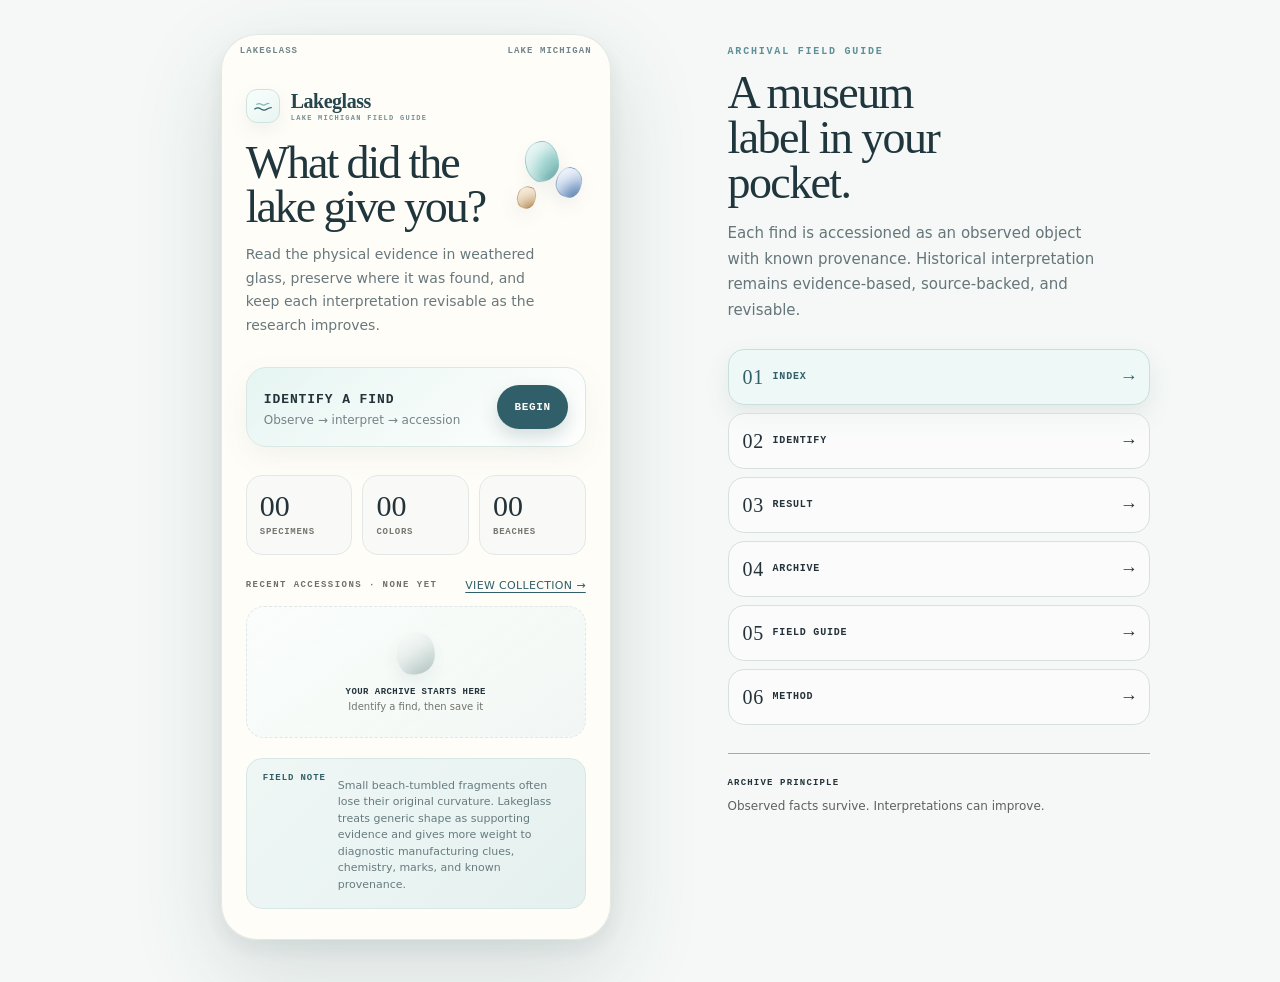
<file: index.html>
<!doctype html>
<html lang="en">
<head>
<meta charset="utf-8">
<meta name="viewport" content="width=device-width,initial-scale=1,viewport-fit=cover">
<meta name="theme-color" content="#f5f8f6">
<meta name="description" content="Lakeglass — a Lake Michigan beach glass field guide and personal specimen archive.">
<meta name="apple-mobile-web-app-capable" content="yes">
<meta name="apple-mobile-web-app-status-bar-style" content="default">
<meta name="apple-mobile-web-app-title" content="Lakeglass">
<title>Lakeglass — Lake Michigan Field Guide</title>
<link rel="manifest" href="manifest.webmanifest">
<link rel="apple-touch-icon" href="icons/apple-touch-icon.png">
<link rel="icon" type="image/png" sizes="32x32" href="icons/favicon-32.png">
<link rel="stylesheet" href="styles.css">
<link rel="stylesheet" href="archive.css">
<style>
#v5boot{min-height:100dvh;display:grid;place-items:center;padding:28px;background:#fffdf8;color:#29454c;font-family:-apple-system,BlinkMacSystemFont,"Segoe UI",sans-serif}
.v5card{width:min(520px,100%);padding:24px;border:1px solid #d8e1df;border-radius:20px;background:#fff;box-shadow:0 12px 40px rgba(41,69,76,.08)}
.v5card h1{font-family:"Iowan Old Style",Palatino,Georgia,serif;font-size:34px;font-weight:500;margin:0 0 10px}
.v5card p{line-height:1.55;color:#677a7f}.v5card a{display:block;margin-top:12px;border-radius:999px;padding:13px 16px;text-align:center;text-decoration:none;background:#315f69;color:#fff}
.v5-source-note{margin:10px 0 18px;padding:10px 12px;border:1px solid #d8e1df;border-radius:12px;background:#f2f7f5;color:#536b71;font:12px/1.45 ui-monospace,SFMono-Regular,Menlo,monospace}
</style>
</head>
<body>
<div id="v5boot"><div class="v5card"><h1>Opening Lakeglass…</h1><p id="v5msg">Preparing your on-device archive.</p></div></div>
<script src="main-boot.js?v=1" defer></script>
</body>
</html>
</file>
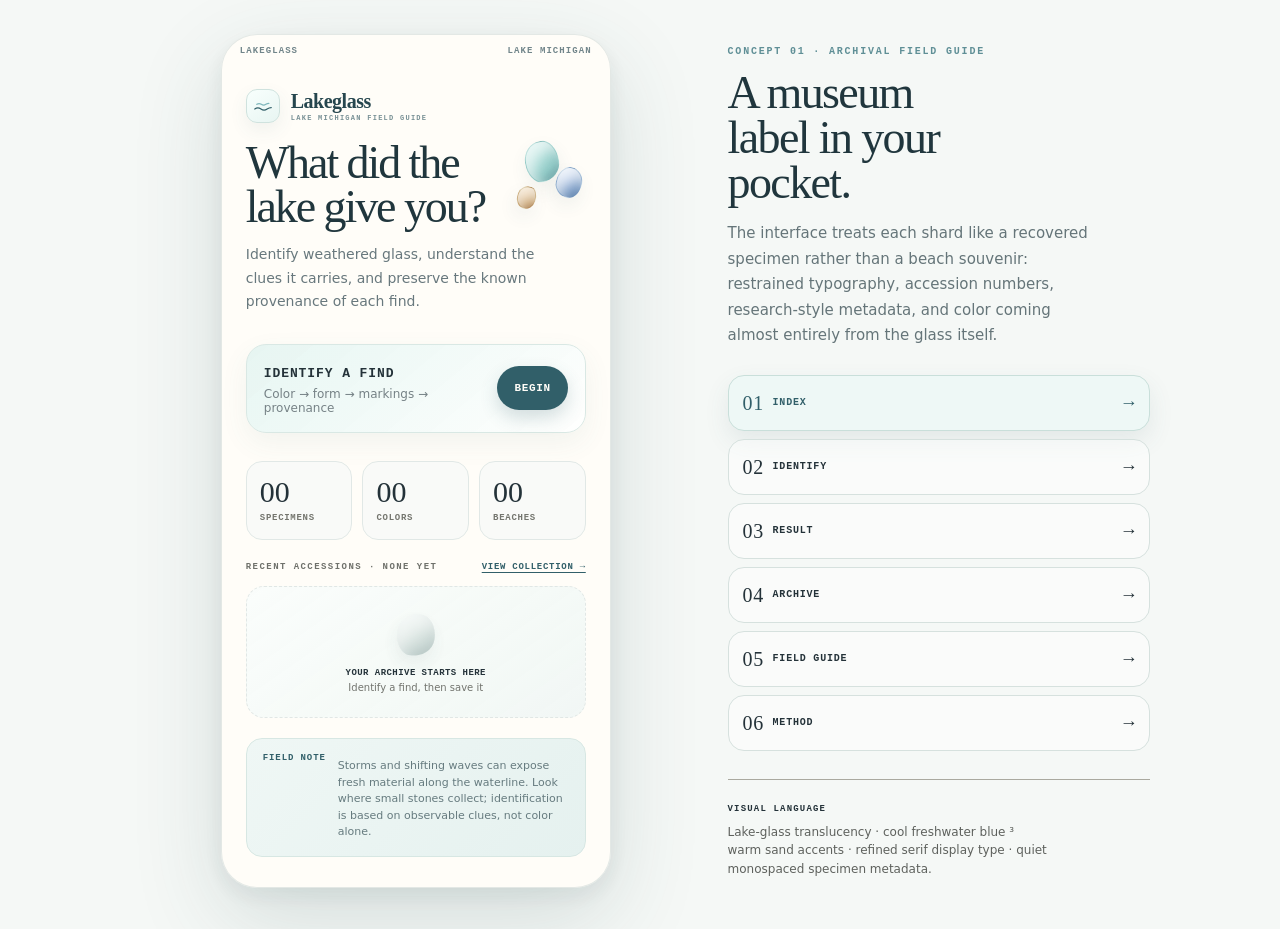
<file: legacy.html>
<!DOCTYPE html>
<html lang="en">
<head>
  <meta charset="utf-8">
  <meta name="viewport" content="width=device-width, initial-scale=1, viewport-fit=cover">
  <meta name="theme-color" content="#f5f8f6">
  <meta name="description" content="Lakeglass — a Lake Michigan beach glass field guide and personal specimen archive.">
  <meta name="apple-mobile-web-app-capable" content="yes">
  <meta name="apple-mobile-web-app-status-bar-style" content="default">
  <meta name="apple-mobile-web-app-title" content="Lakeglass">
  <title>Lakeglass — Legacy Archive Reader</title>
  <link rel="manifest" href="manifest.webmanifest">
  <link rel="apple-touch-icon" href="icons/apple-touch-icon.png">
  <link rel="icon" type="image/png" sizes="32x32" href="icons/favicon-32.png">
  <link rel="stylesheet" href="styles.css">
</head>
<body>
<div id="lake-glass-mockup" class="lg-root">

  <div class="frame">
    <div class="phone" aria-live="polite">
      <div class="status"><span>LAKEGLASS</span><span>LAKE MICHIGAN</span></div>

      <section class="screen active" data-screen="home">
        <div class="brand-lockup">
          <div class="brand-mark" aria-hidden="true">
            <svg viewBox="0 0 24 24" fill="none"><path d="M3 15.25c2.25-1.55 4.5-1.55 6.75 0s4.5 1.55 6.75 0 4.5-1.55 4.5-1.55" stroke="#315f69" stroke-width="1.35" stroke-linecap="round"/><path d="M5.25 10.2c1.65-1.15 3.3-1.15 4.95 0s3.3 1.15 4.95 0 3.3-1.15 3.3-1.15" stroke="#7fb7bc" stroke-width="1.35" stroke-linecap="round"/></svg>
          </div>
          <div><div class="brand-wordmark"><strong>Lakeglass</strong></div><div class="brand-subtitle">Lake Michigan Field Guide</div></div>
        </div>
        <div class="hero-title-wrap"><h1>What did the<br>lake give you?</h1><span class="hero-glass-cluster" aria-hidden="true"><i></i><i></i><i></i></span></div>
        <p class="lede">Identify weathered glass, understand the clues it carries, and preserve the known provenance of each find.</p>

        <div class="hero-find">
          <div><strong>Identify a find</strong><span>Color → form → markings → provenance</span></div>
          <button class="primary" type="button" data-go="identify">Begin</button>
        </div>

        <div class="metrics">
          <div class="metric"><b>42</b><span>Specimens</span></div>
          <div class="metric"><b>11</b><span>Colors</span></div>
          <div class="metric"><b>06</b><span>Beaches</span></div>
        </div>

        <div class="section-label">Recent accessions</div>
        <div class="find-strip">
          <div class="find-card"><div class="stone aqua"></div><b>Pale aqua</b><small>LM-042</small></div>
          <div class="find-card"><div class="stone amber"></div><b>Amber</b><small>LM-041</small></div>
          <div class="find-card"><div class="stone clear"></div><b>Clear / embossed</b><small>LM-040</small></div>
        </div>

        <div class="field-note"><b>Field note</b><p>Storms and shifting waves can expose fresh material along the waterline. Look where small stones collect; identification is based on observable clues, not color alone.</p></div>
      </section>

      <section class="screen" data-screen="identify">
        <button class="back" type="button" data-go="home">← Index</button>
        <div class="eyebrow">Field identification</div>
        <div class="progress"><i style="width:100%"></i></div>
        <div class="question">Tell us what the lake gave you.</div>
        <p class="hint">A few quick observations build a Lake Michigan-specific reading.</p>

        <div class="identify-group">
          <div class="group-label">01 · Shoreline</div>
          <div class="choice-list" data-group="region">
            <button class="choice selected" type="button" data-value="chicago">Chicago area<small>landfill shoreline, fire debris, World's Fair sites</small></button>
            <button class="choice" type="button" data-value="milwaukee">Milwaukee area<small>railroad-dump erosion, local glassworks</small></button>
            <button class="choice" type="button" data-value="michigan">Michigan shoreline<small>shipping debris, wrecks, slag glass</small></button>
            <button class="choice" type="button" data-value="unsure">Not sure<small>use general Lake Michigan sourcing</small></button>
          </div>
        </div>

        <div class="identify-group">
          <div class="group-label">02 · Color</div>
          <div class="swatches" id="colorChoices" role="group" aria-label="Glass color"></div>
        </div>

        <div class="identify-group">
          <div class="group-label">03 · Thickness</div>
          <div class="choice-list" data-group="thickness">
            <button class="choice selected" type="button" data-value="thin">Thin, like a bottle wall<small>about 2–4 mm</small></button>
            <button class="choice" type="button" data-value="medium">Medium<small>jar base, plate edge, heavier packaging</small></button>
            <button class="choice" type="button" data-value="thick">Thick or heavy chunk<small>bottle base, insulator, or slag candidate</small></button>
          </div>
        </div>

        <div class="identify-group">
          <div class="group-label">04 · Form</div>
          <div class="choice-list two" data-group="form">
            <button class="choice selected" type="button" data-value="curved">Curved wall<small>likely bottle or jar body</small></button>
            <button class="choice" type="button" data-value="flat">Flat fragment<small>window, plate, or flat-sided vessel</small></button>
            <button class="choice" type="button" data-value="rim">Rim or lip<small>high-value dating clue</small></button>
            <button class="choice" type="button" data-value="base">Base or heel<small>may preserve maker details</small></button>
            <button class="choice" type="button" data-value="neck">Neck<small>bottle-specific profile</small></button>
            <button class="choice" type="button" data-value="unknown">Hard to tell<small>keep the reading cautious</small></button>
          </div>
        </div>

        <div class="identify-group">
          <div class="group-label">05 · Opacity</div>
          <div class="choice-list two" data-group="opacity">
            <button class="choice selected" type="button" data-value="transparent">Transparent<small>light passes clearly through</small></button>
            <button class="choice" type="button" data-value="translucent">Translucent<small>light passes softly through</small></button>
            <button class="choice" type="button" data-value="opaque">Opaque<small>little or no light passes</small></button>
          </div>
        </div>

        <div class="identify-group">
          <div class="group-label">06 · Surface or markings</div>
          <div class="choice-list" data-group="mark">
            <button class="choice selected" type="button" data-value="smooth">Smooth and frosted<small>even weathering, no sharp facets</small></button>
            <button class="choice" type="button" data-value="letters">Raised letters or logo<small>often the strongest identification clue</small></button>
            <button class="choice" type="button" data-value="ripple">Wavy or rippled<small>may point to old window or plate glass</small></button>
            <button class="choice" type="button" data-value="rough">Still sharp or glossy<small>likely less time in the water</small></button>
          </div>
        </div>

        <div class="identify-group" id="diagnosticGroup" hidden>
          <div class="group-label">07 · Diagnostic clue</div>
          <div class="diagnostic-panel">
            <div class="diagnostic-question" id="diagnosticQuestion">One more clue can strengthen this reading.</div>
            <p class="diagnostic-help" id="diagnosticHelp">Choose the closest physical feature you can see.</p>
            <div class="choice-list" id="diagnosticChoices"></div>
          </div>
        </div>

        <div class="identify-group">
          <div class="group-label">08 · Known provenance</div>
          <div class="field-pair">
            <input class="text-field" id="foundAt" type="text" placeholder="Beach or shoreline" aria-label="Beach or shoreline">
            <input class="text-field" id="foundDate" type="date" aria-label="Date found">
          </div>
          <input class="text-field" id="collectorNote" type="text" placeholder="Optional note — e.g. after a storm" aria-label="Optional collector note" style="margin-top:9px">
          <p class="microcopy">These are recorded as known provenance. The app keeps them separate from inferred history.</p>
        </div>

        <div class="next-row"><button class="primary" type="button" id="analyzeBtn">Analyze specimen →</button></div>
      </section>

      <section class="screen" data-screen="result">
        <button class="back" type="button" data-go="identify">← Identification</button>
        <div class="eyebrow">Field reading</div>
        <div class="result-hero">
          <div class="result-stone" id="resultStone" aria-label="Illustrated beach glass specimen"></div>
          <div>
            <div class="specno" id="resultSpecNo">Lake Michigan specimen</div>
            <h2 id="resultName">Light Blue / Aqua</h2>
            <div class="date-range" id="resultRegion">Chicago · Lake Michigan</div>
            <div class="rarity10"><span>Occurrence</span><div class="track"><div class="fill" id="rarityFill" style="width:20%"></div></div><span id="rarityValue">2 / 10</span></div>
          </div>
        </div>

        <p class="result-summary" id="resultSummary">Likely an <em>aqua utility-bottle fragment</em>, softened by prolonged Lake Michigan tumbling.</p>

        <div class="pill-row">
          <span class="pill" id="rarityPill">Uncommon color</span>
          <span class="pill" id="shorePill">Chicago shoreline</span>
          <span class="pill" id="wearPill">Long-tumbled</span>
          <span class="pill" id="strengthPill">Strong match</span>
        </div>

        <div class="result-grid">
          <div class="data-cell"><small>Probable source</small><b id="originText">Bottle glass</b></div>
          <div class="data-cell"><small>Material clue</small><b id="thicknessText">Bottle-wall glass</b></div>
          <div class="data-cell"><small>Form clue</small><b id="formText">Curved wall</b></div>
          <div class="data-cell"><small>Opacity</small><b id="opacityText">Transparent</b></div>
          <div class="data-cell"><small>Wear & weathering</small><b id="markText">Long-tumbled surface</b></div>
          <div class="data-cell"><small>Diagnostic clue</small><b id="diagnosticText">No diagnostic feature recorded</b></div>
          <div class="data-cell"><small>Historical period</small><b id="periodText">Not enough evidence</b></div>
          <div class="data-cell"><small>Local note</small><b id="regionalClue">Chicago shoreline context</b></div>
        </div>

        <div class="intel-section">
          <div class="intel-title"><span>Specimen ratings</span></div>
          <div class="rating-row"><span class="rating-label">Color occurrence</span><span class="rating-track"><i id="colorRating" style="width:20%"></i></span><span class="rating-value" id="colorRatingValue">2 / 10</span></div>
          <div class="rating-row"><span class="rating-label">Form rarity</span><span class="rating-track"><i id="formRating" style="width:30%"></i></span><span class="rating-value" id="formRatingValue">3 / 10</span></div>
          <div class="rating-row"><span class="rating-label">Historical interest</span><span class="rating-track"><i id="historyRating" style="width:40%"></i></span><span class="rating-value" id="historyRatingValue">4 / 10</span></div>
        </div>

        <div class="intel-section">
          <div class="intel-title"><span>Known provenance</span><span>Recorded by you</span></div>
          <div class="provenance-grid">
            <div class="provenance-card"><small>Found at</small><b id="knownPlace">Not recorded</b></div>
            <div class="provenance-card"><small>Found on</small><b id="knownDate">Not recorded</b></div>
          </div>
          <div class="confidence-note" id="knownNote">No collector note recorded.</div>
        </div>

        <div class="intel-section">
          <div class="intel-title"><span>Why we think this</span><span>Field reading</span></div>
          <p class="evidence-copy" id="colorNote">Aqua is the natural tint of many older utility glasses and is a familiar Lake Michigan find.</p>
          <div class="source-tags" id="sourceTags"></div>
        </div>

        <div class="uncertain-note" id="uncertainNote" hidden>
          <b>Unresolved specimen</b>
          <p id="uncertainText">The evidence is split. One more physical clue could change this reading.</p>
        </div>

        <details class="deep-note" open>
          <summary>Local shoreline context</summary>
          <div class="deep-note-body"><p id="regionSpecificText">Local context can strengthen or weaken a color-based hypothesis.</p></div>
        </details>

        <details class="deep-note">
          <summary>Historical context</summary>
          <div class="deep-note-body"><p id="regionalHistory">Lake Michigan shoreline history provides context, not certainty.</p></div>
        </details>

        <details class="deep-note">
          <summary>Research basis</summary>
          <div class="deep-note-body"><p id="researchBasis">Lakeglass uses multiple regional and beach-glass references for this reading.</p></div>
        </details>

        <details class="deep-note">
          <summary>How this rating works</summary>
          <div class="deep-note-body"><p id="interpretationText">This reading combines color, thickness, surface condition, and shoreline context. It is historically informed rather than lab-grade dating.</p></div>
        </details>
        <div class="next-row"><button class="primary" type="button" id="saveSpecimenBtn">Save to collection →</button></div>
      </section>

      <section class="screen" data-screen="collection">
        <button class="back" type="button" data-go="home">← Index</button>
        <div class="collection-head"><div><div class="eyebrow">Personal archive</div><h2>Collection</h2></div><div class="sort" id="collectionCount">42 specimens</div></div>
        <div class="archive-tools">
          <button class="secondary" type="button" id="exportCollectionBtn">Export archive</button>
          <button class="secondary" type="button" id="importCollectionBtn">Import archive</button>
          <input id="importCollectionFile" type="file" accept="application/json,.json" hidden>
        </div>
        <div class="collection-grid" id="collectionGrid"></div>
      </section>

      <section class="screen" data-screen="detail">
        <button class="back" type="button" data-go="collection">← Collection</button>
        <div class="eyebrow">Accession record</div>
        <div class="detail-hero">
          <div class="specno" id="detailId">LM-042</div>
          <h2 id="detailName">Pale aqua</h2>
          <p class="result-summary" id="detailSummary" style="padding:10px 0 0;margin:0">A saved Lake Michigan specimen with known find context and an inferred historical reading.</p>
          <div class="detail-meta">
            <div><small>Known provenance</small><b id="detailProvenance">Loyola Beach · Chicago</b></div>
            <div><small>Estimated period</small><b id="detailPeriod">ca. 1880–1930</b></div>
            <div><small>Color occurrence</small><b id="detailRarity">2 / 10</b></div>
            <div><small>Probable source</small><b id="detailSource">Container glass</b></div>
          </div>
        </div>
        <details class="deep-note" open><summary>Identification notes</summary><div class="deep-note-body"><p id="detailNotes">Color, form, opacity, thickness, and surface clues are preserved with the accession.</p></div></details>
        <div class="archive-tools" style="margin-top:14px">
          <button class="secondary" type="button" id="editSpecimenBtn">Edit record</button>
          <button class="danger" type="button" id="deleteSpecimenBtn">Delete record</button>
        </div>
        <div class="edit-sheet" id="editSheet">
          <div class="group-label">Edit accession record</div>
          <input class="text-field" id="editName" type="text" placeholder="Specimen name" aria-label="Specimen name">
          <input class="text-field" id="editProvenance" type="text" placeholder="Known provenance" aria-label="Known provenance">
          <input class="text-field" id="editPeriod" type="text" placeholder="Estimated period" aria-label="Estimated period">
          <input class="text-field" id="editSource" type="text" placeholder="Probable source" aria-label="Probable source">
          <input class="text-field" id="editRarity" type="text" placehlder="Occurrence rating" aria-label="Occurrence rating">
          <input class="text-field" id="editNotes" type="text" placehlder="Identification notes" aria-label="Identification notes">
          <div class="edit-actions"><button class="secondary" type="button" id="cancelEditBtn">Cancel</button><button class="primary" type="button" id="saveEditBtn">Save changes</button></div>
        </div>
      </section>

      <section class="screen" data-screen="guide">
        <button class="back" type="button" data-go="home">← Index</button>
        <div class="eyebrow">Field guide</div>
        <h2 style="margin-top:8px">Clues worth noticing</h2>
        <p class="lede">Use these when a specimen lands between two possible readings.</p>
        <div class="guide-grid" style="margin-top:18px">
          <div class="guide-card"><b>Bottle lips</b><p>Finish style and seam position can narrow manufacturing period.</p></div>
          <div class="guide-card"><b>Pontil scars</b><p>A rough or polished base scar can signal older hand-finished production.</p></div>
          <div class="guide-card"><b>Embossing</b><p>Letters, numbers, and logos can point to a maker or regional bottler.</p></div>
          <div class="guide-card"><b>Bubbles</b><p>Irregular bubbles can support an older-manufacture hypothesis, but are not proof alone.</p></div>
          <div class="guide-card"><b>Opacity</b><p>Opaque white may indicate milk glass rather than frosted clear glass.</p></div>
          <div class="guide-card"><b>Near-black glass</b><p>Hold it to strong light; deep olive or amber can look black at thickness.</p></div>
          <div class="guide-card"><b>After storms</b><p>Spring, fall, and strong wave events can reshape the shoreline and expose new glass.</p></div>
          <div class="guide-card"><b>Pebble lines</b><p>Search where small stones gather near the waterline; glass often settles with material of similar size.</p></div>
          <div class="guide-card"><b>Color in daylight</b><p>Thickness, lighting, weathering, and glass chemistry can all shift how a color appears.</p></div>
          <div class="guide-card"><b>Glassy rock?</b><p>Leland Blue and similar material are industrial smelting slag, not ordinary bottle glass.</p></div>
        </div>
        <details class="deep-note" open><summary>Lake Michigan occurrence</summary><div class="deep-note-body"><p>1–2 common · 3–4 familiar · 5–6 uncommon · 7–8 rare · 9 very rare · 10 exceptional. The scale is a comparative Lakeglass field index and can be revised as better regional evidence becomes available.</p></div></details>
      </section>

      <section class="screen" data-screen="methodology">
        <button class="back" type="button" data-go="home">← Index</button>
        <div class="eyebrow">About the index</div>
        <h2 style="margin-top:8px">How Lakeglass reads a find</h2>
        <p class="lede">A field identification is an interpretation of physical clues, not a laboratory attribution.</p>
        <details class="deep-note" open><summary>Identification</summary><div class="deep-note-body"><p>Lakeglass compares color, opacity, thickness, form, surface wear, markings, and shoreline context. When a diagnostic feature such as a rim, base, embossing, near-black color, milk glass, or slag candidate is reported, the guide asks one additional targeted question because those clues can carry more historical weight than color alone.</p></div></details>
        <details class="deep-note"><summary>Identification strength</summary><div class="deep-note-body"><p>Possible · Good match · Strong match ÷ Distinctive match. These labels describe how well the observed clues agree; they are not statistical probabilities.</p></div></details>
        <details class="deep-note"><summary>Occurrence index</summary><div class="deep-note-body"><p>The 1–10 score is a comparative Lakeglass field index for how often a color is encountered around Lake Michigan. It is not a measured population frequency and can change as better regional evidence becomes available.</p></div></details>
        <details class="deep-note"><summary>Provenance</summary><div class="deep-note-body"><p>Where and when you found a specimen are recorded as known provenance. Probable source, age, and historical origin remain inferred interpretations and may change when better evidence appears.</p></div></details>
        <details class="deep-note"><summary>Limits</summary><div class="deep-note-body"><p>A fragment usually cannot be dated or assigned to a specific manufacturer from color alone. Embossing, bottle finishes, bases, mold seams, and other diagnostic features can substantially strengthen a reading.</p></div></details>
        <details class="deep-note"><summary>Research sources</summary><div class="deep-note-body"><p>Lakeglass cross-checks its field notes against Beachcombing Magazine, Rock &amp; Gem, Schlitz Audubon Nature Center, Visit Southwest Michigan, Michigan Beachtowns, and regional Michigan reporting. Regional observations are used as context rather than treated as universal rules, and source-backed information is rewritten into concise field-guide language.</p></div></details>
      </section>

      <section class="screen" data-screen="appstatus">
        <button class="back" type="button" data-go="home">← Index</button>
        <div class="eyebrow">App readiness</div>
        <h2 style="margin-top:8px">Built for the shoreline</h2>
        <p class="lede">Lakeglass is structured so the field guide, identification logic, and collection can live on-device without an account.</p>
        <div class="app-status">
          <div class="status-card"><strong>On-device collection</strong><p>Saved accession records are persisted locally in the browser using IndexedDB, so they can survive normal page reloads on the same device.</p><span class="status-badge"><span class="status-dot"></span>Local archive enabled</span></div>
          <div class="status-card"><strong>Offline field guide</strong><p>The identification data and research notes are already bundled into the app. A production deployment only needs a service worker and cache manifest to make those screens available without a connection.</p><span class="status-badge"><span class="status-dot"></span>Ready for caching</span></div>
          <div class="status-card"><strong>Home-screen install</strong><p>The Lakeglass production package is ready to be split into a web-app manifest, service worker, app icons, and this interface for a real home-screen install.</p><span class="status-badge"><span class="status-dot"></span>Ready to package</span></div>
          <div class="status-card"><strong>No account required</strong><p>No camera identification, photo uploads, or cloud profile are needed for version 1. Export and import remain the backup path for moving a collection between devices.</p></div>
        </div>
      </section>
    </div>

    <aside class="side">
      <div class="side-kicker">Concept 01 · Archival field guide</div>
      <h2>A museum label in your pocket.</h2>
      <p class="side-copy">The interface treats each shard like a recovered specimen rather than a beach souvenir: restrained typography, accession numbers, research-style metadata, and color coming almost entirely from the glass itself.</p>

      <div class="nav" aria-label="Mockup screens">
        <button class="active" type="button" data-go="home"><span class="num">01</span><span class="label">Index</span><span class="arrow">→</span></button>
        <button type="button" data-go="identify"><span class="num">02</span><span class="label">Identify</span><span class="arrow">→</span></button>
        <button type="button" data-go="result"><span class="num">03</span><span class="label">Result</span><span class="arrow">→</span></button>
        <button type="button" data-go="collection"><span class="num">04</span><span class="label">Archive</span><span class="arrow">→</span></button>
        <button type="button" data-go="guide"><span class="num">05</span><span class="label">Field guide</span><span class="arrow">→</span></button>
        <button type="button" data-go="methodology"><span class="num">06</span><span class="label">Method</span><span class="arrow">→</span></button>
        <button type="button" data-go="appstatus"><span class="num">07</span><span class="label">App status</span><span class="arrow">→</span></button>
      </div>

      <div class="design-note"><b>Visual language</b><p>Lake-glass translucency · cool freshwater blue ³ warm sand accents · refined serif display type · quiet monospaced specimen metadata.</p></div>
    </aside>
  </div>
</div>
  <script src="app.js" defer></script>
</body>
</html>
</file>
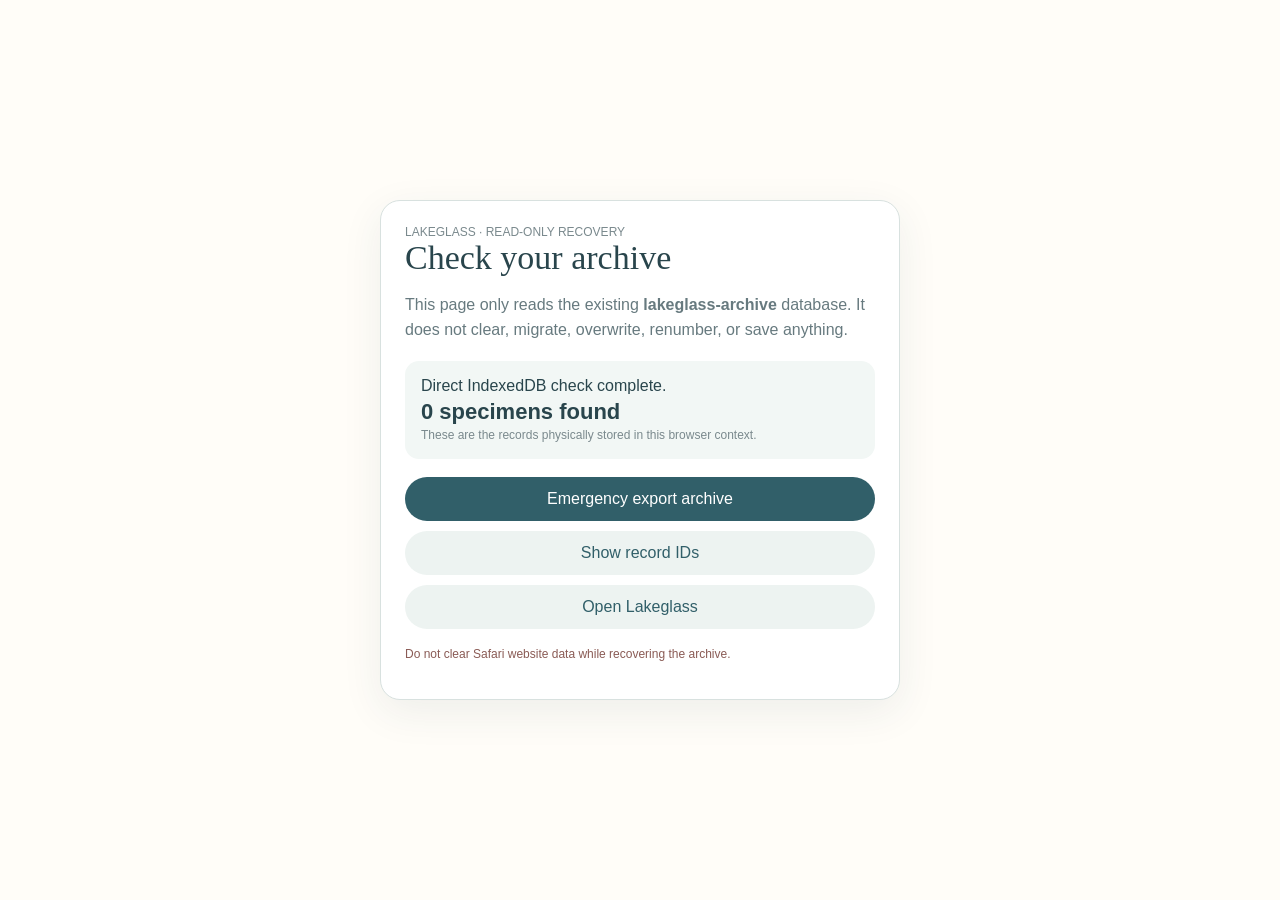
<file: recover.html>
<!doctype html>
<html lang="en">
<head>
<meta charset="utf-8">
<meta name="viewport" content="width=device-width,initial-scale=1,viewport-fit=cover">
<meta name="theme-color" content="#fffdf8">
<title>Lakeglass Archive Recovery</title>
<style>
:root{font-family:-apple-system,BlinkMacSystemFont,"Segoe UI",sans-serif;color:#29454c;background:#fffdf8}
*{box-sizing:border-box}body{margin:0;min-height:100dvh;padding:28px 20px;display:grid;place-items:center}.card{width:min(520px,100%);border:1px solid #d8e1df;border-radius:20px;padding:24px;background:#fff;box-shadow:0 12px 40px rgba(41,69,76,.08)}h1{font-family:"Iowan Old Style",Palatino,Georgia,serif;font-size:34px;font-weight:500;margin:0 0 10px}p{line-height:1.55;color:#677a7f}.status{margin:18px 0;padding:16px;border-radius:14px;background:#f2f7f5}.status b{display:block;font-size:22px;margin-top:4px}.muted{font-size:12px;color:#7a898d}.actions{display:grid;gap:10px;margin-top:18px}button,a{appearance:none;border:0;border-radius:999px;padding:13px 16px;font:inherit;text-align:center;text-decoration:none;cursor:pointer}.primary{background:#315f69;color:white}.secondary{background:#edf3f1;color:#315f69}.danger-note{font-size:12px;color:#8a5b55;margin-top:16px}.raw{margin-top:16px;font-family:ui-monospace,SFMono-Regular,Menlo,monospace;font-size:11px;white-space:pre-wrap;word-break:break-word;max-height:180px;overflow:auto;background:#f7f8f7;padding:12px;border-radius:10px;display:none}
</style>
</head>
<body>
<main class="card">
  <div class="muted">LAKEGLASS · READ-ONLY RECOVERY</div>
  <h1>Check your archive</h1>
  <p>This page only reads the existing <strong>lakeglass-archive</strong> database. It does not clear, migrate, overwrite, renumber, or save anything.</p>
  <div class="status" id="status">Checking local archive…</div>
  <div class="actions" id="actions" hidden>
    <button class="primary" id="exportBtn" type="button">Emergency export archive</button>
    <button class="secondary" id="showBtn" type="button">Show record IDs</button>
    <a class="secondary" href="./">Open Lakeglass</a>
  </div>
  <pre class="raw" id="raw"></pre>
  <p class="danger-note">Do not clear Safari website data while recovering the archive.</p>
</main>
<script>
(async()=>{
  const status=document.getElementById('status');
  const actions=document.getElementById('actions');
  const raw=document.getElementById('raw');
  let payload=null;
  try{
    if(!('indexedDB' in window)) throw new Error('IndexedDB is not available in this browser context.');
    if(indexedDB.databases){
      const dbs=await indexedDB.databases();
      if(!dbs.some(d=>d.name==='lakeglass-archive')){
        status.innerHTML='<span>No Lakeglass database is visible in this browser context.</span><b>0 records found</b><span class="muted">This can also happen if the collection lives in a different Safari/PWA storage context.</span>';
        return;
      }
    }
    const db=await new Promise((resolve,reject)=>{const req=indexedDB.open('lakeglass-archive');req.onsuccess=()=>resolve(req.result);req.onerror=()=>reject(req.error);});
    if(!db.objectStoreNames.contains('collection')){db.close();throw new Error('Lakeglass database exists, but its collection store is missing.');}
    const result=await new Promise((resolve,reject)=>{
      const tx=db.transaction('collection','readonly');
      const store=tx.objectStore('collection');
      const specimens=store.get('specimens');
      const counters=store.get('accessionCounters');
      const meta=store.get('archiveMeta');
      tx.oncomplete=()=>resolve({specimens:specimens.result,counters:counters.result,meta:meta.result});
      tx.onerror=()=>reject(tx.error);
    });
    db.close();
    const rows=Array.isArray(result.specimens)?result.specimens:[];
    payload={app:'Lakeglass recovery export',recoveredAt:new Date().toISOString(),specimens:rows,accessionCounters:result.counters||{},archiveMeta:result.meta||null};
    status.innerHTML=`<span>Direct IndexedDB check complete.</span><b>${rows.length} specimen${rows.length===1?'':'s'} found</b><span class="muted">These are the records physically stored in this browser context.</span>`;
    if(rows.length){actions.hidden=false;}
    document.getElementById('exportBtn').onclick=()=>{
      const blob=new Blob([JSON.stringify(payload,null,2)],{type:'application/json'});
      const url=URL.createObjectURL(blob);const a=document.createElement('a');a.href=url;a.download=`lakeglass-recovery-${new Date().toISOString().slice(0,10)}.json`;document.body.appendChild(a);a.click();a.remove();setTimeout(()=>URL.revokeObjectURL(url),1000);
    };
    document.getElementById('showBtn').onclick=()=>{raw.style.display=raw.style.display==='block'?'none':'block';raw.textContent=rows.map((r,i)=>`${i+1}. ${r?.id||'(no accession id)'} · ${r?.name||'unnamed'}`).join('\n');};
  }catch(err){
    status.innerHTML=`<span>Archive check could not read the collection.</span><b>Recovery check failed</b><span class="muted">${String(err&&err.message||err)}</span>`;
  }
})();
</script>
</body>
</html>
</file>
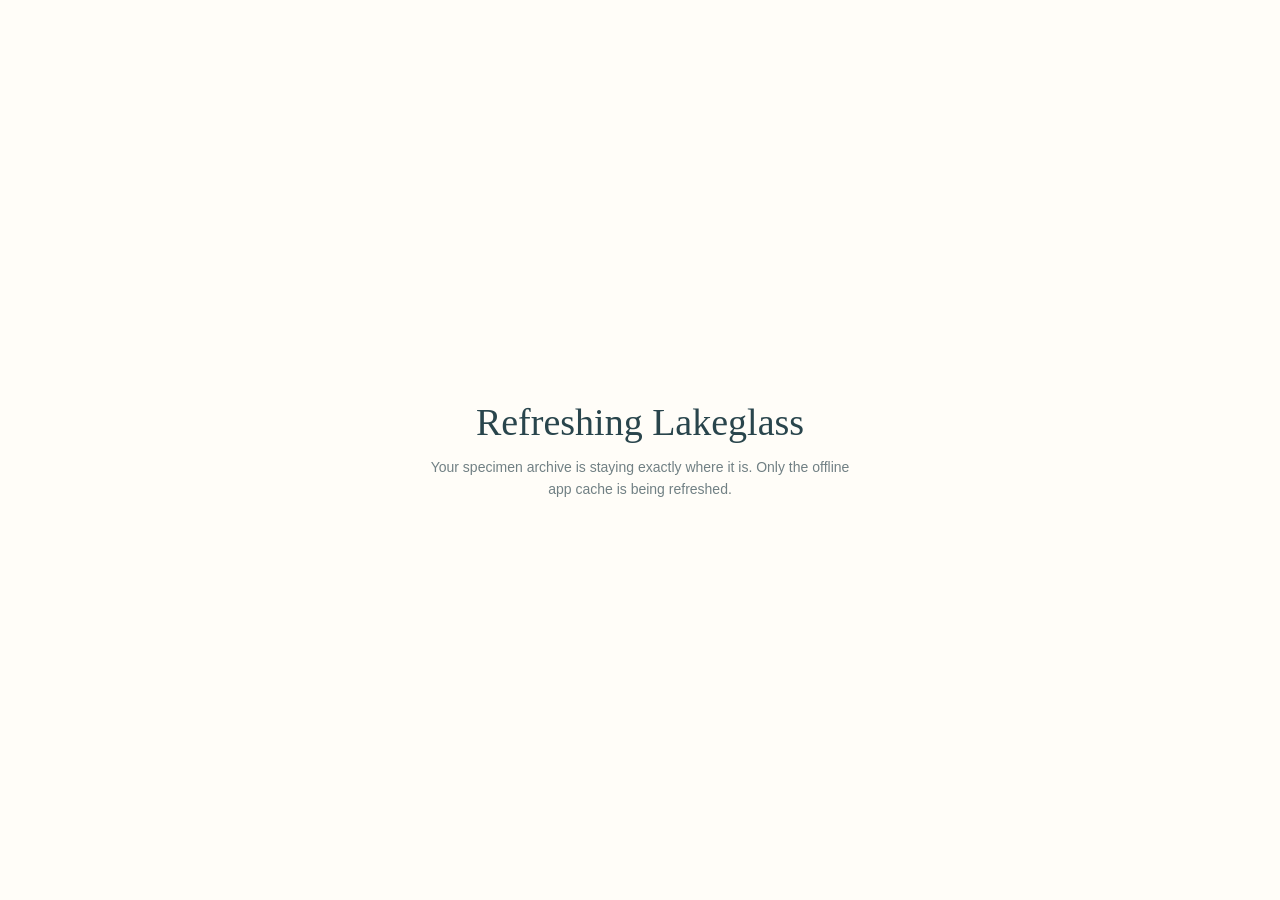
<file: refresh.html>
<!DOCTYPE html>
<html lang="en">
<head>
  <meta charset="utf-8">
  <meta name="viewport" content="width=device-width, initial-scale=1, viewport-fit=cover">
  <meta name="theme-color" content="#f5f8f6">
  <title>Refreshing Lakeglass…</title>
  <style>
    html,body{margin:0;min-height:100%;background:#fffdf8;color:#29454c;font-family:-apple-system,BlinkMacSystemFont,"Segoe UI",sans-serif}
    body{min-height:100dvh;display:grid;place-items:center;padding:28px;box-sizing:border-box}
    main{max-width:420px;text-align:center}
    h1{font-family:"Iowan Old Style","Palatino Linotype",Palatino,Georgia,serif;font-size:38px;font-weight:500;margin:0 0 12px}
    p{font-size:14px;line-height:1.6;color:#718084;margin:0}
  </style>
</head>
<body>
  <main>
    <h1>Refreshing Lakeglass</h1>
    <p>Your specimen archive is staying exactly where it is. Only the offline app cache is being refreshed.</p>
  </main>
  <script>
    (async()=>{
      try{
        if('serviceWorker' in navigator){
          const regs=await navigator.serviceWorker.getRegistrations();
          await Promise.all(regs.map(reg=>reg.unregister()));
        }
        if('caches' in window){
          const keys=await caches.keys();
          await Promise.all(keys.filter(key=>key.startsWith('lakeglass-')).map(key=>caches.delete(key)));
        }
        if('serviceWorker' in navigator){
          let claimed=false;
          const claimedPromise=new Promise(resolve=>{
            const finish=()=>{if(claimed)return;claimed=true;resolve();};
            navigator.serviceWorker.addEventListener('controllerchange',finish,{once:true});
            setTimeout(finish,2500);
          });
          await navigator.serviceWorker.register('./sw.js',{updateViaCache:'none'});
          await navigator.serviceWorker.ready;
          await claimedPromise;
        }
      }catch(err){}
      location.replace('./?refreshed='+Date.now());
    })();
  </script>
</body>
</html>
</file>
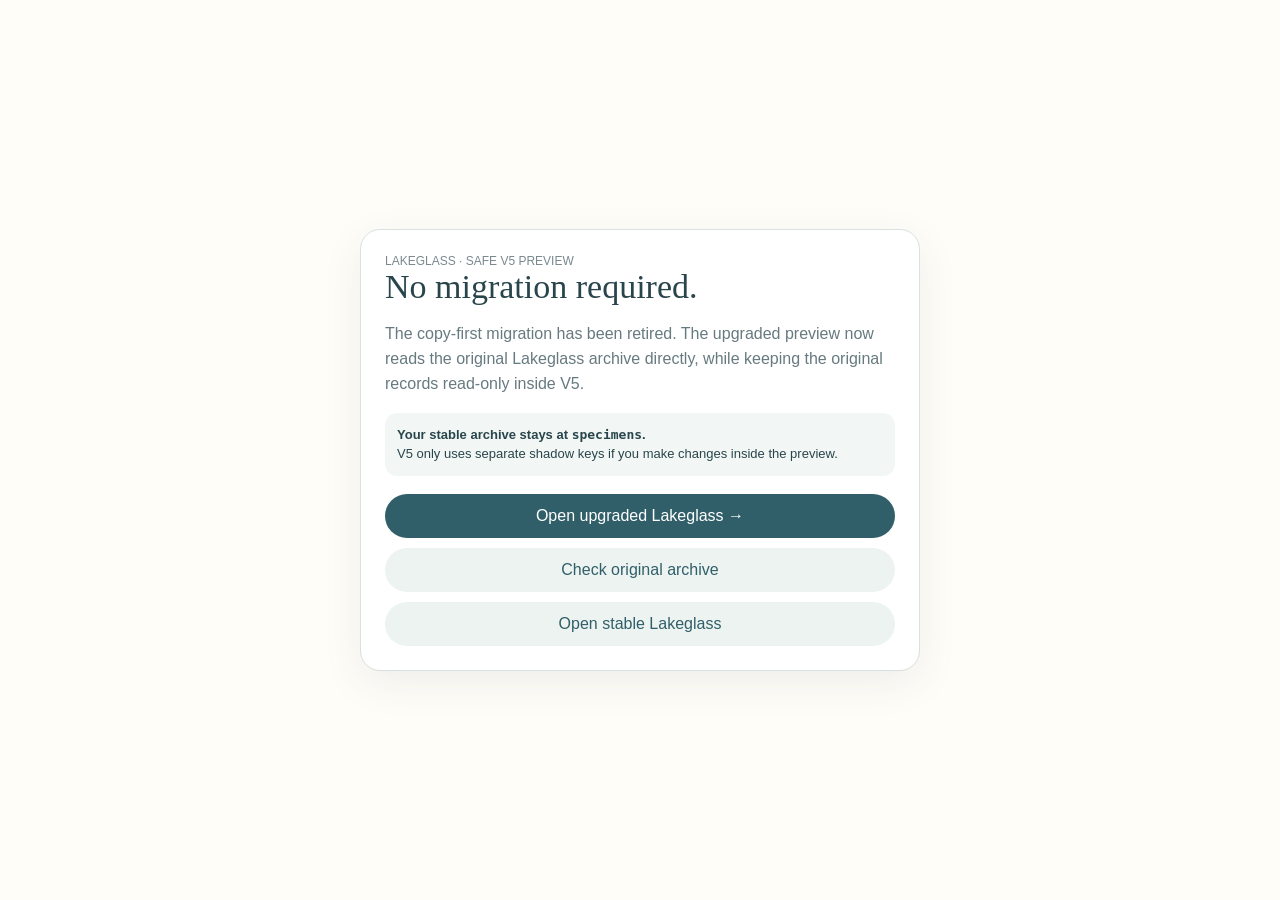
<file: upgrade-safe.html>
<!doctype html>
<html lang="en"><head><meta charset="utf-8"><meta name="viewport" content="width=device-width,initial-scale=1,viewport-fit=cover"><meta name="theme-color" content="#fffdf8"><title>Lakeglass V5 Safe Preview</title><style>:root{font-family:-apple-system,BlinkMacSystemFont,"Segoe UI",sans-serif;color:#29454c;background:#fffdf8}*{box-sizing:border-box}body{margin:0;min-height:100dvh;padding:28px 20px;display:grid;place-items:center}.card{width:min(560px,100%);border:1px solid #d8e1df;border-radius:20px;padding:24px;background:#fff;box-shadow:0 12px 40px rgba(41,69,76,.08)}h1{font-family:"Iowan Old Style",Palatino,Georgia,serif;font-size:34px;font-weight:500;margin:0 0 10px}p{line-height:1.55;color:#677a7f}.muted{font-size:12px;color:#7a898d}.actions{display:grid;gap:10px;margin-top:18px}a{border-radius:999px;padding:13px 16px;text-align:center;text-decoration:none}.primary{background:#315f69;color:white}.secondary{background:#edf3f1;color:#315f69}.note{margin-top:16px;padding:12px;border-radius:12px;background:#f2f7f5;font-size:13px;line-height:1.5}</style></head><body><main class="card"><div class="muted">LAKEGLASS · SAFE V5 PREVIEW</div><h1>No migration required.</h1><p>The copy-first migration has been retired. The upgraded preview now reads the original Lakeglass archive directly, while keeping the original records read-only inside V5.</p><div class="note"><strong>Your stable archive stays at <code>specimens</code>.</strong><br>V5 only uses separate shadow keys if you make changes inside the preview.</div><div class="actions"><a class="primary" href="./v5.html?direct=2">Open upgraded Lakeglass →</a><a class="secondary" href="./recover.html">Check original archive</a><a class="secondary" href="./">Open stable Lakeglass</a></div></main></body></html>
</file>
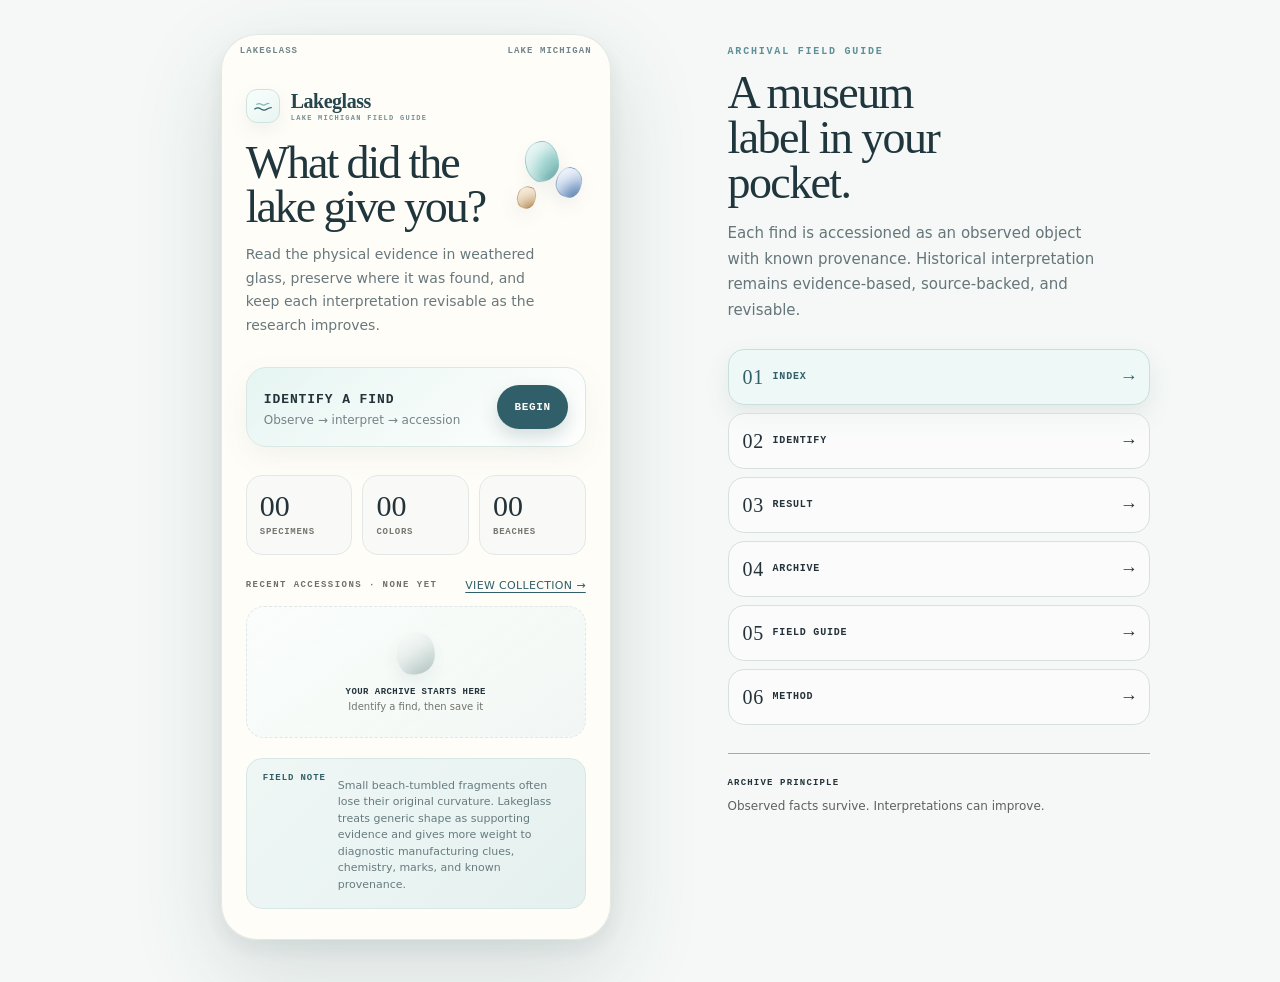
<file: v5-shell.html>
<!DOCTYPE html>
<html lang="en">
<head>
  <meta charset="utf-8">
  <meta name="viewport" content="width=device-width, initial-scale=1, viewport-fit=cover">
  <meta name="theme-color" content="#f5f8f6">
  <meta name="description" content="Lakeglass — a Lake Michigan beach-glass field guide and personal specimen archive.">
  <meta name="apple-mobile-web-app-capable" content="yes">
  <meta name="apple-mobile-web-app-status-bar-style" content="default">
  <meta name="apple-mobile-web-app-title" content="Lakeglass">
  <title>Lakeglass — Lake Michigan Field Guide</title>
  <link rel="manifest" href="manifest.webmanifest">
  <link rel="apple-touch-icon" href="icons/apple-touch-icon.png">
  <link rel="icon" type="image/png" sizes="32x32" href="icons/favicon-32.png">
  <link rel="stylesheet" href="styles.css">
  <link rel="stylesheet" href="archive.css">
</head>
<body>
<div id="lake-glass-mockup" class="lg-root">
  <div class="frame">
    <main class="phone" aria-live="polite">
      <div class="status"><span>LAKEGLASS</span><span>LAKE MICHIGAN</span></div>

      <section class="screen active" data-screen="home">
        <div class="brand-lockup">
          <div class="brand-mark" aria-hidden="true">
            <svg viewBox="0 0 24 24" fill="none"><path d="M3 15.25c2.25-1.55 4.5-1.55 6.75 0s4.5 1.55 6.75 0 4.5-1.55 4.5-1.55" stroke="#315f69" stroke-width="1.35" stroke-linecap="round"/><path d="M5.25 10.2c1.65-1.15 3.3-1.15 4.95 0s3.3 1.15 4.95 0 3.3-1.15 3.3-1.15" stroke="#7fb7bc" stroke-width="1.35" stroke-linecap="round"/></svg>
          </div>
          <div><div class="brand-wordmark"><strong>Lakeglass</strong></div><div class="brand-subtitle">Lake Michigan Field Guide</div></div>
        </div>

        <div class="hero-title-wrap"><h1>What did the<br>lake give you?</h1><span class="hero-glass-cluster" aria-hidden="true"><i></i><i></i><i></i></span></div>
        <p class="lede">Read the physical evidence in weathered glass, preserve where it was found, and keep each interpretation revisable as the research improves.</p>

        <div class="hero-find">
          <div><strong>Identify a find</strong><span>Observe → interpret → accession</span></div>
          <button class="primary" type="button" data-go="identify">Begin</button>
        </div>

        <div class="metrics">
          <div class="metric" id="specimenMetric" role="button" tabindex="0" aria-label="View full specimen collection"><b>00</b><span>Specimens</span></div>
          <div class="metric"><b>00</b><span>Colors</span></div>
          <div class="metric"><b>00</b><span>Beaches</span></div>
        </div>

        <div class="home-archive-heading"><div class="section-label">Recent accessions · none yet</div><button class="view-collection-btn" type="button" data-go="collection">View collection →</button></div>
        <div class="find-strip"><div class="find-card empty-accession"><div class="stone clear"></div><b>Your archive starts here</b><small>Identify a find, then save it</small></div></div>

        <div class="field-note"><b>Field note</b><p>Small beach-tumbled fragments often lose their original curvature. Lakeglass treats generic shape as supporting evidence and gives more weight to diagnostic manufacturing clues, chemistry, marks, and known provenance.</p></div>
      </section>

      <section class="screen" data-screen="identify">
        <button class="back" type="button" data-go="home">← Index</button>
        <div class="eyebrow" id="identifyEyebrow">Field identification</div>
        <div class="progress"><i style="width:100%"></i></div>
        <div class="question" id="identifyQuestion">Tell us what the lake gave you.</div>
        <p class="hint">Record what you can actually observe. Lakeglass stores these observations separately from its interpretation.</p>

        <div class="identify-group">
          <div class="group-label">01 · Shoreline region</div>
          <div class="choice-list" data-group="region">
            <button class="choice selected" type="button" data-value="chicago">Chicago area<small>urban fill, historic dumping, industry</small></button>
            <button class="choice" type="button" data-value="milwaukee">Milwaukee area<small>local glassworks and historic dumping</small></button>
            <button class="choice" type="button" data-value="michigan">Michigan shoreline<small>shipping, household glass, industrial slag</small></button>
            <button class="choice" type="button" data-value="unsure">Not sure<small>use general Lake Michigan context</small></button>
          </div>
        </div>

        <div class="identify-group">
          <div class="group-label">02 · Color</div>
          <div class="swatches" id="colorChoices" role="group" aria-label="Glass color"></div>
        </div>

        <div class="identify-group">
          <div class="group-label">03 · Thickness</div>
          <div class="choice-list" data-group="thickness">
            <button class="choice selected" type="button" data-value="thin">Thin<small>roughly 2–4 mm</small></button>
            <button class="choice" type="button" data-value="medium">Medium<small>heavier vessel or tableware range</small></button>
            <button class="choice" type="button" data-value="thick">Thick / heavy<small>base, insulator, industrial, or heavy vessel</small></button>
            <button class="choice" type="button" data-value="unknown">Hard to tell<small>leave thickness unresolved</small></button>
          </div>
        </div>

        <div class="identify-group">
          <div class="group-label">04 · Surviving form</div>
          <div class="choice-list two" data-group="form">
            <button class="choice selected" type="button" data-value="flat">Small flat fragment<small>curvature may be lost; source unresolved</small></button>
            <button class="choice" type="button" data-value="curved">Clearly curved wall<small>vessel curvature survives</small></button>
            <button class="choice" type="button" data-value="rim">Bottle/jar opening (rim or lip)<small>top edge where a cap, cork, or other closure attached</small></button>
            <button class="choice" type="button" data-value="base">Base / heel<small>may preserve scars or maker details</small></button>
            <button class="choice" type="button" data-value="neck">Bottle neck<small>bottle-specific profile</small></button>
            <button class="choice" type="button" data-value="unknown">Hard to tell<small>keep form unresolved</small></button>
          </div>
        </div>

        <div class="identify-group">
          <div class="group-label">05 · Opacity</div>
          <div class="choice-list two" data-group="opacity">
            <button class="choice selected" type="button" data-value="transparent">Transparent<small>light passes clearly through</small></button>
            <button class="choice" type="button" data-value="translucent">Translucent<small>light passes softly through</small></button>
            <button class="choice" type="button" data-value="opaque">Opaque<small>little or no light passes</small></button>
          </div>
        </div>

        <div class="identify-group">
          <div class="group-label">06 · Surface / markings</div>
          <div class="choice-list" data-group="mark">
            <button class="choice selected" type="button" data-value="smooth">Smooth and frosted<small>even shoreline weathering</small></button>
            <button class="choice" type="button" data-value="letters">Embossed / marked<small>letters, numbers, logo, or symbol</small></button>
            <button class="choice" type="button" data-value="vents">Tiny round mold dots (vent marks)<small>small dots made by the mold; not bubbles trapped inside the glass</small></button>
            <button class="choice" type="button" data-value="ripple">Deliberately wavy / rippled<small>meaningful flat-glass clue</small></button>
            <button class="choice" type="button" data-value="rough">Still sharp or glossy<small>lighter shoreline weathering</small></button>
          </div>
        </div>

        <div class="identify-group" id="diagnosticGroup" hidden>
          <div class="group-label">07 · One more physical clue</div>
          <div class="diagnostic-panel">
            <div class="diagnostic-question" id="diagnosticQuestion">One more clue can strengthen this reading.</div>
            <p class="diagnostic-help" id="diagnosticHelp">Choose what you can physically see. Technical terms are shown in parentheses.</p>
            <div class="choice-list" id="diagnosticChoices"></div>
            <input class="text-field diagnostic-transcription" id="diagnosticTextInput" type="text" placeholder="Transcribe visible letters / numbers / mark" aria-label="Visible mark transcription" hidden>
          </div>
        </div>

        <div class="identify-group dating-clue" id="datingClueGroup" hidden>
          <div class="group-label">08 · Optional chemistry / color clue</div>
          <div class="diagnostic-panel">
            <div class="diagnostic-question" id="datingQuestion"></div>
            <p class="diagnostic-help" id="datingHelp"></p>
            <div class="choice-list" id="datingChoices"></div>
            <p class="microcopy">Used only where the clue has documented chronological value.</p>
          </div>
        </div>

        <div class="identify-group">
          <div class="group-label">09 · Known provenance</div>
          <div class="field-pair">
            <input class="text-field" id="foundAt" type="text" placeholder="Beach or shoreline" aria-label="Beach or shoreline">
            <input class="text-field" id="foundDate" type="date" aria-label="Date found">
          </div>
          <input class="text-field" id="collectorNote" type="text" placeholder="Optional collector note" aria-label="Optional collector note" style="margin-top:9px">
          <p class="microcopy">Where and when you found it are known provenance. Age, source, and history remain interpretations.</p>
        </div>

        <div class="next-row"><button class="primary" type="button" id="analyzeBtn">Analyze specimen →</button></div>
      </section>

      <section class="screen" data-screen="result">
        <button class="back" type="button" data-go="identify">← Identification</button>
        <div class="eyebrow">Field reading</div>
        <div class="result-hero">
          <div class="result-stone" id="resultStone" aria-label="Illustrated beach glass specimen"></div>
          <div>
            <div class="specno" id="resultSpecNo">Next accession</div>
            <h2 id="resultName">Specimen</h2>
            <div class="date-range" id="resultRegion">Lake Michigan</div>
            <div class="rarity10"><span>Color rarity</span><div class="track"><div class="fill" id="rarityFill"></div></div><span id="rarityValue">—</span></div>
          </div>
        </div>

        <p class="result-summary" id="resultSummary">Complete the observation record to build a field reading.</p>

        <div class="pill-row">
          <span class="pill" id="rarityPill">Color rarity</span>
          <span class="pill" id="shorePill">Lake Michigan</span>
          <span class="pill" id="wearPill">Surface recorded</span>
          <span class="pill" id="strengthPill">Possible</span>
          <span class="pill" id="datingConfidencePill">Dating confidence · Broad</span>
        </div>

        <div class="result-grid">
          <div class="data-cell"><small>Probable source</small><b id="originText">Unresolved</b></div>
          <div class="data-cell"><small>Material clue</small><b id="thicknessText">Unresolved</b></div>
          <div class="data-cell"><small>Form clue</small><b id="formText">Unresolved</b></div>
          <div class="data-cell"><small>Opacity</small><b id="opacityText">Unresolved</b></div>
          <div class="data-cell"><small>Wear & weathering</small><b id="markText">Unresolved</b></div>
          <div class="data-cell"><small>Diagnostic clue</small><b id="diagnosticText">None recorded</b></div>
          <div class="data-cell"><small>Historical period</small><b id="periodText">Broad date only</b><small class="dating-basis" id="dateBasisNote"></small></div>
          <div class="data-cell"><small>Local note</small><b id="regionalClue">Lake Michigan context</b></div>
        </div>

        <div class="intel-section">
          <div class="intel-title"><span>Specimen ratings</span></div>
          <div class="rating-row"><span class="rating-label">Color rarity</span><span class="rating-track"><i id="colorRating"></i></span><span class="rating-value" id="colorRatingValue">—</span></div>
          <div class="rating-row"><span class="rating-label">Form distinctiveness</span><span class="rating-track"><i id="formRating"></i></span><span class="rating-value" id="formRatingValue">—</span></div>
          <div class="rating-row"><span class="rating-label">Historical interest</span><span class="rating-track"><i id="historyRating"></i></span><span class="rating-value" id="historyRatingValue">—</span></div>
          <div class="rating-key"><b>How to read the scales</b><span>Color rarity: 1 = very common · 10 = exceptionally rare.</span><span>Form distinctiveness: 1 = generic fragment · 10 = unusually diagnostic surviving form.</span><span>Historical interest: 1 = little chronological information · 10 = unusually informative.</span></div>
        </div>

        <div class="intel-section">
          <div class="intel-title"><span>Known provenance</span><span>Recorded by you</span></div>
          <div class="provenance-grid">
            <div class="provenance-card"><small>Found at</small><b id="knownPlace">Not recorded</b></div>
            <div class="provenance-card"><small>Found on</small><b id="knownDate">Not recorded</b></div>
          </div>
          <div class="confidence-note" id="knownNote">No collector note recorded.</div>
        </div>

        <div class="intel-section">
          <div class="intel-title"><span>Why we think this</span><span>Interpretation</span></div>
          <p class="evidence-copy" id="colorNote">The interpretation will list the physical clues carrying the most weight.</p>
          <div class="source-tags" id="sourceTags"></div>
        </div>

        <div class="uncertain-note" id="uncertainNote" hidden><b>Unresolved specimen</b><p id="uncertainText"></p></div>

        <details class="deep-note" open><summary>Local shoreline context</summary><div class="deep-note-body"><p id="regionSpecificText"></p></div></details>
        <details class="deep-note"><summary>Historical context</summary><div class="deep-note-body"><p id="regionalHistory"></p></div></details>
        <details class="deep-note"><summary>Research basis</summary><div class="deep-note-body"><p id="researchBasis"></p></div></details>
        <details class="deep-note"><summary>Method</summary><div class="deep-note-body"><p id="interpretationText">Observable facts are stored separately from inferred source and date. Diagnostic manufacturing evidence outranks generic fragment shape.</p></div></details>

        <div class="next-row"><button class="primary" type="button" id="saveSpecimenBtn">Save to collection →</button></div>
      </section>

      <section class="screen" data-screen="collection">
        <button class="back" type="button" data-go="home">← Index</button>
        <div class="collection-head"><div><div class="eyebrow">Personal archive</div><h2>Collection</h2></div><div class="sort" id="collectionCount">0 specimens</div></div>

        <div class="collection-intelligence" id="collectionIntelligence"></div>

        <div class="collection-controls">
          <input class="text-field" id="collectionSearch" type="search" placeholder="Search accession, beach, source, notes…" aria-label="Search collection">
          <div class="filter-grid">
            <select class="text-field" id="filterColor" aria-label="Filter by color"><option value="">All colors</option></select>
            <select class="text-field" id="filterBeach" aria-label="Filter by beach"><option value="">All beaches</option></select>
            <select class="text-field" id="filterEra" aria-label="Filter by estimated era"><option value="">All eras</option><option value="pre1900">Before 1900</option><option value="1900-1949">1900–1949</option><option value="1950plus">1950+</option><option value="broad">Broad / unresolved date</option></select>
            <select class="text-field" id="filterStatus" aria-label="Filter by interpretation status"><option value="">All statuses</option><option value="diagnostic">Diagnostic dating</option><option value="unresolved">Unresolved / broad</option><option value="legacy">Needs observation record</option></select>
            <select class="text-field" id="sortCollection" aria-label="Sort collection"><option value="newest">Newest accession</option><option value="oldest">Oldest accession</option><option value="rarity">Rarest color first</option><option value="color">Color / accession</option><option value="beach">Beach</option></select>
          </div>
        </div>

        <div class="color-summary" id="colorSummary"></div>
        <div class="backup-status" id="backupStatus"><div><b>Archive backup</b><span>No export recorded yet.</span></div></div>
        <div class="archive-tools">
          <button class="secondary" type="button" id="exportCollectionBtn">Export archive</button>
          <button class="secondary" type="button" id="importCollectionBtn">Import archive</button>
          <input id="importCollectionFile" type="file" accept="application/json,.json" hidden>
        </div>
        <div class="accession-help"><b>About accession numbers</b><p>Each color keeps its own permanent sequence. <strong>LM.CLEAR.005</strong> is the fifth clear/white specimen accessioned; <strong>LM.GREEN.001</strong> is the first green. Issued numbers are never reused.</p></div>
        <div class="collection-grid" id="collectionGrid"></div>
      </section>

      <section class="screen" data-screen="detail">
        <button class="back" type="button" data-go="collection">← Collection</button>
        <div class="eyebrow">Accession record</div>
        <div class="detail-hero">
          <div class="specno" id="detailId">Lakeglass specimen</div>
          <h2 id="detailName">Specimen</h2>
          <p class="result-summary" id="detailSummary">Observed evidence and current interpretation are preserved separately.</p>
          <div class="detail-meta">
            <div><small>Known provenance</small><b id="detailProvenance">Not recorded</b></div>
            <div><small>Estimated period</small><b id="detailPeriod">Unresolved</b></div>
            <div><small>Color rarity</small><b id="detailRarity">—</b></div>
            <div><small>Probable source</small><b id="detailSource">Unresolved</b></div>
            <div><small>Dating confidence</small><b id="detailDatingConfidence">Broad</b></div>
            <div><small>Last interpreted</small><b id="detailAnalyzedAt">Not recorded</b></div>
          </div>
        </div>

        <details class="deep-note" open><summary>Observed specimen</summary><div class="deep-note-body"><div class="observation-grid" id="detailObservations"></div></div></details>
        <details class="deep-note" open><summary>Current interpretation</summary><div class="deep-note-body"><p id="detailNotes">No interpretation notes recorded.</p></div></details>
        <details class="deep-note"><summary>Interpretation history</summary><div class="deep-note-body" id="interpretationHistory"><p>No earlier interpretations.</p></div></details>

        <div class="archive-tools detail-actions">
          <button class="primary" type="button" id="reanalyzeSpecimenBtn">Re-analyze stored clues</button>
          <button class="secondary" type="button" id="editSpecimenBtn">Edit catalog record</button>
          <button class="danger" type="button" id="deleteSpecimenBtn">Delete record</button>
        </div>

        <div class="edit-sheet" id="editSheet">
          <div class="group-label">Edit catalog record</div>
          <input class="text-field" id="editName" type="text" placeholder="Specimen name" aria-label="Specimen name">
          <input class="text-field" id="editFoundAt" type="text" placeholder="Beach or shoreline" aria-label="Beach or shoreline">
          <input class="text-field" id="editFoundDate" type="date" aria-label="Date found">
          <input class="text-field" id="editCollectorNote" type="text" placeholder="Collector note" aria-label="Collector note">
          <div class="edit-actions"><button class="secondary" type="button" id="cancelEditBtn">Cancel</button><button class="primary" type="button" id="saveEditBtn">Save changes</button></div>
        </div>
      </section>

      <section class="screen" data-screen="guide">
        <button class="back" type="button" data-go="home">← Index</button>
        <div class="eyebrow">Field guide</div>
        <h2 style="margin-top:8px">Clues worth noticing</h2>
        <p class="lede">The best dates usually come from manufacturing evidence rather than generic shard shape. Each technical term below is paired with the physical thing you should actually look for.</p>
        <div class="guide-grid" style="margin-top:18px">
          <div class="guide-card"><b>Pontil scar · what to look for</b><p>A rough, circular, or polished attachment scar near the center of a bottle base where a pontil rod once held it. On utilitarian bottles, this usually points to the Civil War era or earlier and is almost always pre-1870s.</p></div>
          <div class="guide-card"><b>Applied vs. tooled lip</b><p><strong>Applied:</strong> the bottle opening looks like an extra ring/collar of glass was added. <strong>Tooled:</strong> the lip is smoothly shaped and the mold seam stops below it. Applied finishes typically date about 1820–1890; tooled finishes dominate after 1890 and largely disappear by the early 1920s.</p></div>
          <div class="guide-card"><b>Crown vs. screw-thread opening</b><p><strong>Crown finish:</strong> a rounded soda/beer-style lip with a bead that a pry-off crimped metal cap grabbed. <strong>Screw-thread finish:</strong> raised spiral threads around the neck for a twist-on cap.</p></div>
          <div class="guide-card"><b>Owens suction scar · what to look for</b><p>A curved, feathered circular/oval scar—often sweeping across the base and sometimes off-center. It identifies the Owens automatic-bottle process beginning in the early 20th century.</p></div>
          <div class="guide-card"><b>Vent marks · what to look for</b><p>Tiny round dots formed by the mold on the bottle surface; they are different from bubbles trapped inside the glass. Air-vented mouth-blown bottles generally date after the mid/late 1880s; multiple vents often favor roughly 1905–1920.</p></div>
          <div class="guide-card"><b>Embossing</b><p>Letters, numbers, logos, and date codes can identify a maker, product, plant, or narrower manufacturing period.</p></div>
          <div class="guide-card"><b>Solarized lavender · what to look for</b><p>A faint, pale, or uneven amethyst cast in glass that otherwise looks clear can support manganese-decolorized colorless glass, commonly around 1890–1920. Deep uniform purple is a different clue.</p></div>
          <div class="guide-card"><b>Clear-glass tint</b><p>Faint amethyst, straw, or gray in otherwise clear glass can carry more dating value than “clear” alone.</p></div>
          <div class="guide-card"><b>Near-black glass</b><p>Strong backlight can reveal deep olive, amber, blue, or purple and change the historical interpretation.</p></div>
          <div class="guide-card"><b>True flat glass</b><p>A small flat shard is not automatically window glass. Deliberate rippling or other flat-glass manufacturing clues carry more weight.</p></div>
          <div class="guide-card"><b>Industrial slag</b><p>Known furnace context can be highly dateable: Leland and Frankfort/Elberta slag can tie to specific ironworks periods.</p></div>
        </div>
        <details class="deep-note" open><summary>Color rarity</summary><div class="deep-note-body"><p>1 means very common around Lake Michigan; 10 means exceptionally rare. This is a comparative Lakeglass field index, not a measured population frequency.</p></div></details>
      </section>

      <section class="screen" data-screen="methodology">
        <button class="back" type="button" data-go="home">← Index</button>
        <div class="eyebrow">About the index</div>
        <h2 style="margin-top:8px">How Lakeglass reads a find</h2>
        <p class="lede">Each accession contains two layers: observations recorded from the object and an interpretation that can change as better evidence becomes available.</p>
        <details class="deep-note" open><summary>Observation vs. interpretation</summary><div class="deep-note-body"><p>Color, thickness, surviving form, opacity, surface, marks, diagnostic features, and known find provenance are stored as observations. Probable source, age, dating confidence, and historical significance are interpretations.</p></div></details>
        <details class="deep-note"><summary>Dating confidence</summary><div class="deep-note-body"><p><strong>Broad</strong> means the evidence spans a long period. <strong>Moderate</strong> means several clues favor a useful range. <strong>Strong</strong> means a documented color chemistry or manufacturing feature narrows the range substantially. <strong>Diagnostic</strong> is reserved for especially powerful clues such as a pontil, distinctive finish/manufacturing feature, or location-specific industrial attribution.</p></div></details>
        <details class="deep-note"><summary>Three 1–10 scales</summary><div class="deep-note-body"><p><strong>Color rarity:</strong> 1 very common → 10 exceptionally rare. <strong>Form distinctiveness:</strong> 1 generic fragment → 10 unusually diagnostic form. <strong>Historical interest:</strong> 1 little chronological information → 10 unusually informative.</p></div></details>
        <details class="deep-note"><summary>Re-analysis</summary><div class="deep-note-body"><p>An accession number and known provenance stay permanent. The current interpretation may be re-run when Lakeglass research changes; earlier interpretations remain in the record rather than being erased.</p></div></details>
        <details class="deep-note"><summary>Research sources</summary><div class="deep-note-body"><p>Lakeglass uses the Society for Historical Archaeology Historic Glass Bottle Identification resources alongside regional Lake Michigan sources including Schlitz Audubon, Southwest Michigan reporting, Rock &amp; Gem, Michigan Beachtowns, and Beachcombing Magazine. Regional observations are context, not universal rules.</p></div></details>
      </section>
    </main>

    <aside class="side">
      <div class="side-kicker">Archival field guide</div>
      <h2>A museum label in your pocket.</h2>
      <p class="side-copy">Each find is accessioned as an observed object with known provenance. Historical interpretation remains evidence-based, source-backed, and revisable.</p>
      <div class="nav" aria-label="Lakeglass screens">
        <button class="active" type="button" data-go="home"><span class="num">01</span><span class="label">Index</span><span class="arrow">→</span></button>
        <button type="button" data-go="identify"><span class="num">02</span><span class="label">Identify</span><span class="arrow">→</span></button>
        <button type="button" data-go="result"><span class="num">03</span><span class="label">Result</span><span class="arrow">→</span></button>
        <button type="button" data-go="collection"><span class="num">04</span><span class="label">Archive</span><span class="arrow">→</span></button>
        <button type="button" data-go="guide"><span class="num">05</span><span class="label">Field guide</span><span class="arrow">→</span></button>
        <button type="button" data-go="methodology"><span class="num">06</span><span class="label">Method</span><span class="arrow">→</span></button>
      </div>
      <div class="design-note"><b>Archive principle</b><p>Observed facts survive. Interpretations can improve.</p></div>
    </aside>
  </div>
</div>
<script src="data.js"></script>
<script src="app.js" defer></script>
</body>
</html>
</file>
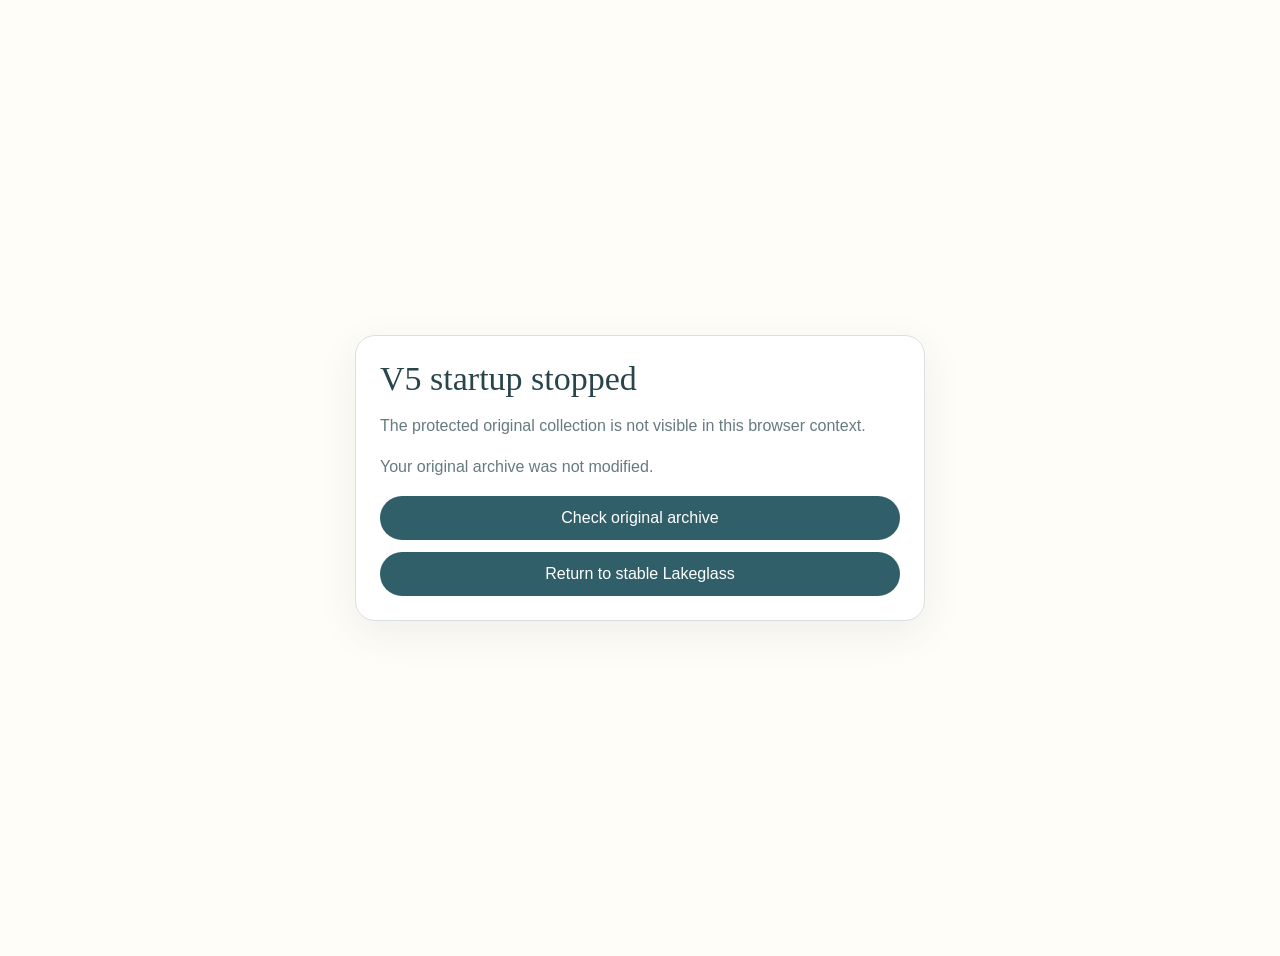
<file: v5.html>
<!doctype html>
<html lang="en">
<head>
<meta charset="utf-8">
<meta name="viewport" content="width=device-width,initial-scale=1,viewport-fit=cover">
<meta name="theme-color" content="#f5f8f6">
<title>Lakeglass V5 Preview</title>
<link rel="stylesheet" href="styles.css">
<link rel="stylesheet" href="archive.css">
<style>
#v5boot{min-height:100dvh;display:grid;place-items:center;padding:28px;background:#fffdf8;color:#29454c;font-family:-apple-system,BlinkMacSystemFont,"Segoe UI",sans-serif}
.v5card{width:min(520px,100%);padding:24px;border:1px solid #d8e1df;border-radius:20px;background:#fff;box-shadow:0 12px 40px rgba(41,69,76,.08)}
.v5card h1{font-family:"Iowan Old Style",Palatino,Georgia,serif;font-size:34px;font-weight:500;margin:0 0 10px}
.v5card p{line-height:1.55;color:#677a7f}.v5card a{display:block;margin-top:12px;border-radius:999px;padding:13px 16px;text-align:center;text-decoration:none;background:#315f69;color:#fff}
.v5-source-note{margin:10px 0 18px;padding:10px 12px;border:1px solid #d8e1df;border-radius:12px;background:#f2f7f5;color:#536b71;font:12px/1.45 ui-monospace,SFMono-Regular,Menlo,monospace}
</style>
</head>
<body>
<div id="v5boot"><div class="v5card"><h1>Opening upgraded Lakeglass…</h1><p id="v5msg">Preparing your protected V5 archive.</p></div></div>
<script>
(async()=>{
  const msg=document.getElementById('v5msg');
  const openDb=()=>new Promise((resolve,reject)=>{const r=indexedDB.open('lakeglass-archive');r.onsuccess=()=>resolve(r.result);r.onerror=()=>reject(r.error);});
  const read=(db,key)=>new Promise((resolve,reject)=>{const tx=db.transaction('collection','readonly');const r=tx.objectStore('collection').get(key);r.onsuccess=()=>resolve(r.result);r.onerror=()=>reject(r.error);});
  const ids=rows=>(Array.isArray(rows)?rows:[]).map(r=>String(r&&r.id||'')).filter(Boolean).sort();
  const containsOriginal=(shadow,original)=>{const set=new Set(ids(shadow));return ids(original).every(id=>set.has(id));};
  const loadScript=src=>new Promise((resolve,reject)=>{const s=document.createElement('script');s.src=src;s.onload=resolve;s.onerror=()=>reject(new Error(`Could not load ${src}`));document.body.appendChild(s);});

  try{
    if(!('indexedDB' in window)) throw new Error('IndexedDB is unavailable in this browser.');
    const db=await openDb();
    if(!db.objectStoreNames.contains('collection')){db.close();throw new Error('Lakeglass collection store not found.');}
    const original=await read(db,'specimens');
    const originalCounters=await read(db,'accessionCounters');
    const shadow=await read(db,'specimensV5');
    db.close();
    if(!Array.isArray(original)||!original.length) throw new Error('The protected original collection is not visible in this browser context.');

    const usingShadow=Array.isArray(shadow)&&shadow.length>0&&containsOriginal(shadow,original);
    if(!usingShadow){
      const db2=await openDb();
      await new Promise((resolve,reject)=>{
        const tx=db2.transaction('collection','readwrite');
        const store=tx.objectStore('collection');
        store.put(structuredClone(original),'specimensV5');
        store.put(structuredClone(originalCounters||{}),'accessionCountersV5');
        store.put({schemaVersion:5,revision:0,lastExportAt:null,lastExportCount:0,lastExportRevision:0,shadow:true,baseOriginalIds:ids(original),baseOriginalCount:original.length,createdAt:new Date().toISOString()},'archiveMetaV5');
        tx.oncomplete=resolve;tx.onerror=()=>reject(tx.error);tx.onabort=()=>reject(tx.error||new Error('Could not initialize V5 shadow archive.'));
      });
      db2.close();
    }

    msg.textContent=`${original.length} protected specimen${original.length===1?'':'s'} found. Loading syntax-checked V5…`;

    const html=await fetch('./v5-shell.html?v=3',{cache:'no-store'}).then(r=>{if(!r.ok)throw new Error('Could not load the local V5 interface.');return r.text();});
    const parsed=new DOMParser().parseFromString(html,'text/html');
    const root=parsed.querySelector('#lake-glass-mockup');
    if(!root) throw new Error('The local V5 interface is invalid.');
    document.body.innerHTML='';
    document.body.appendChild(document.importNode(root,true));

    const fieldNote=document.querySelector('[data-screen="home"] .field-note');
    if(fieldNote){
      const note=document.createElement('div');
      note.className='v5-source-note';
      note.id='v5StorageStatus';
      note.textContent=usingShadow
        ? `V5 saved archive available · ${shadow.length} records · testing interaction…`
        : `V5 shadow initialized from ${original.length} protected original records · testing interaction…`;
      fieldNote.before(note);
    }

    await loadScript('./v5-data.js?v=3');
    await loadScript('./v5-storage-shim.js?v=3');
    await loadScript('./v5-app.js?v=3');

    await new Promise(resolve=>setTimeout(resolve,120));
    const identifyButton=document.querySelector('.nav [data-go="identify"]')||document.querySelector('[data-go="identify"]');
    const identifyScreen=document.querySelector('[data-screen="identify"]');
    const homeButton=document.querySelector('.nav [data-go="home"]')||document.querySelector('[data-go="home"]');
    if(!identifyButton||!identifyScreen||!homeButton) throw new Error('V5 interaction controls were not found after startup.');
    identifyButton.click();
    await new Promise(resolve=>setTimeout(resolve,0));
    const interactionWorked=identifyScreen.classList.contains('active');
    homeButton.click();
    if(!interactionWorked) throw new Error('V5 loaded visually, but its click handlers did not attach.');

    const status=document.getElementById('v5StorageStatus');
    if(status) status.textContent=`V5 interactive ✓ · ${original.length} protected original records · changes save only to V5 shadow`;

    const del=document.getElementById('deleteSpecimenBtn');
    if(del){del.disabled=true;del.title='Deletion is disabled while V5 is in protected preview mode.';del.textContent='Delete disabled in preview';}
  }catch(err){
    document.body.innerHTML=`<div id="v5boot"><div class="v5card"><h1>V5 startup stopped</h1><p>${String(err&&err.message||err)}</p><p>Your original archive was not modified.</p><a href="./recover.html">Check original archive</a><a href="./">Return to stable Lakeglass</a></div></div>`;
  }
})();
</script>
</body>
</html>
</file>
<file: styles.css>
@import url('./base.css');

#lake-glass-mockup [data-screen="appstatus"],
#lake-glass-mockup .nav button[data-go="appstatus"]{
  display:none !important;
}

#lake-glass-mockup .metric-link{
  cursor:pointer;
  transition:transform .16s ease,border-color .16s ease,box-shadow .16s ease;
}

#lake-glass-mockup .metric-link:focus-visible{
  outline:2px solid #7fb7bc;
  outline-offset:3px;
}

@media (hover:hover) and (pointer:fine){
  #lake-glass-mockup .metric-link:hover{
    transform:translateY(-2px);
    border-color:#bfd6d2;
    box-shadow:0 10px 22px rgba(75,105,108,.08);
  }
}

#lake-glass-mockup .home-archive-heading{
  margin:19px 0 10px;
  display:flex;
  align-items:center;
  justify-content:space-between;
  gap:14px;
}

#lake-glass-mockup .home-archive-heading .section-label{
  margin:0;
}

#lake-glass-mockup .view-collection-btn{
  min-height:auto;
  padding:4px 0;
  background:transparent;
  color:#315f69;
  font-size:9px;
  letter-spacing:.08em;
  text-transform:uppercase;
  text-decoration:underline;
  text-underline-offset:3px;
}

#lake-glass-mockup .find-card.empty-accession{
  grid-column:1 / -1;
  min-height:132px;
  text-align:center;
  display:flex;
  flex-direction:column;
  align-items:center;
  justify-content:center;
  border-style:dashed;
  background:linear-gradient(145deg,rgba(250,253,251,.96),rgba(240,247,245,.9));
}

#lake-glass-mockup .find-card.empty-accession .stone{
  width:38px;
  height:42px;
  margin-bottom:12px;
  opacity:.72;
}

#lake-glass-mockup .accession-help{
  margin:14px 0;
  padding:14px 15px;
  border:1px solid #d8e5e2;
  border-radius:16px;
  background:linear-gradient(145deg,#f4faf8,#edf6f4);
}

#lake-glass-mockup .accession-help b{
  display:block;
  font:700 9px/1.2 ui-monospace,SFMono-Regular,Menlo,monospace;
  letter-spacing:.12em;
  text-transform:uppercase;
  color:#315f69;
}

#lake-glass-mockup .accession-help p{
  margin-top:7px;
  color:#677a7e;
  font-size:11px;
  line-height:1.55;
}

#lake-glass-mockup .accession-help strong{
  color:#315f69;
  font-family:ui-monospace,SFMono-Regular,Menlo,monospace;
  font-weight:700;
}

#lake-glass-mockup .collection-empty{
  grid-column:1 / -1;
  border:1px dashed #ccd9d6;
  border-radius:20px;
  padding:28px 22px;
  background:linear-gradient(145deg,rgba(250,253,251,.96),rgba(240,247,245,.9));
  text-align:center;
}

#lake-glass-mockup .collection-empty b{
  display:block;
  font-family:"Iowan Old Style","Palatino Linotype",Palatino,Georgia,serif;
  font-size:22px;
  font-weight:500;
  color:#29454c;
}

#lake-glass-mockup .collection-empty p{
  max-width:32ch;
  margin:8px auto 0;
  color:#718084;
  font-size:12px;
  line-height:1.55;
}

@media (max-width:760px){
  html,body{background:#fffdf8;}
  #lake-glass-mockup{padding:0;background:#fffdf8;}
  #lake-glass-mockup .frame{display:block;max-width:none;}
  #lake-glass-mockup .side{display:none;}
  #lake-glass-mockup .phone{max-width:none;width:100%;margin:0;border:0;border-radius:0;box-shadow:none;backdrop-filter:none;}
  #lake-glass-mockup .status{height:42px;padding:16px 20px 0;font-size:10px;}
  #lake-glass-mockup .screen{min-height:calc(100dvh - 42px);padding:24px 22px 40px;}
  #lake-glass-mockup .eyebrow,#lake-glass-mockup .group-label,#lake-glass-mockup .section-label{font-size:10px;}
  #lake-glass-mockup h1{font-size:50px;line-height:.98;}
  #lake-glass-mockup h2{font-size:34px;}
  #lake-glass-mockup h3{font-size:22px;}
  #lake-glass-mockup .lede{font-size:17px;line-height:1.6;max-width:none;}
  #lake-glass-mockup button{font-size:12px;min-height:50px;}
  #lake-glass-mockup .brand-wordmark{font-size:23px;}
  #lake-glass-mockup .brand-subtitle{font-size:8px;}
  #lake-glass-mockup .hero-find{padding:19px;border-radius:22px;}
  #lake-glass-mockup .hero-find strong{font-size:14px;}
  #lake-glass-mockup .hero-find span{font-size:13px;line-height:1.4;}
  #lake-glass-mockup .metric{padding:17px 14px;}
  #lake-glass-mockup .metric b{font-size:34px;}
  #lake-glass-mockup .metric span{font-size:10px;}
  #lake-glass-mockup .home-archive-heading{margin-top:22px;}
  #lake-glass-mockup .view-collection-btn{min-height:auto;font-size:10px;}
  #lake-glass-mockup .find-card b{font-size:10px;}
  #lake-glass-mockup .find-card small{font-size:11px;}
  #lake-glass-mockup .field-note p{font-size:13px;}
  #lake-glass-mockup .question{font-size:38px;max-width:12ch;}
  #lake-glass-mockup .hint{font-size:14px;line-height:1.5;}
  #lake-glass-mockup .swatch{min-height:78px;padding:15px;font-size:12.5px;}
  #lake-glass-mockup .choice{min-height:78px;padding:16px;font-size:13px;}
  #lake-glass-mockup .choice small{font-size:11px;}
  #lake-glass-mockup .text-field{font-size:16px;padding:15px;}
  #lake-glass-mockup .microcopy{font-size:12px;}
  #lake-glass-mockup .result-summary{font-size:22px;}
  #lake-glass-mockup .data-cell small{font-size:8.5px;}
  #lake-glass-mockup .data-cell b{font-size:15px;}
  #lake-glass-mockup .rating-label,#lake-glass-mockup .confidence-note,#lake-glass-mockup .evidence-copy{font-size:13px;}
  #lake-glass-mockup .deep-note-body p{font-size:13px;line-height:1.6;}
  #lake-glass-mockup details.deep-note summary{font-size:10px;min-height:52px;}
  #lake-glass-mockup .guide-card{padding:16px;}
  #lake-glass-mockup .guide-card b{font-size:15px;}
  #lake-glass-mockup .guide-card p{font-size:12.5px;line-height:1.5;}
  #lake-glass-mockup .spec-card h3{font-size:19px;}
  #lake-glass-mockup .spec-card p{font-size:12px;}
  #lake-glass-mockup .detail-meta small{font-size:9px;}
  #lake-glass-mockup .detail-meta b{font-size:14px;}
  #lake-glass-mockup .status-card strong{font-size:14px;}
  #lake-glass-mockup .status-card p{font-size:13px;}
  #lake-glass-mockup .accession-help p{font-size:12px;}
  #lake-glass-mockup .collection-empty{padding:32px 22px;}
  #lake-glass-mockup .collection-empty b{font-size:24px;}
  #lake-glass-mockup .collection-empty p{font-size:13px;}
}
</file>
<file: archive.css>
#lake-glass-mockup .metric[role="button"]{cursor:pointer}
#lake-glass-mockup .metric[role="button"]:focus-visible,#lake-glass-mockup button:focus-visible,#lake-glass-mockup input:focus-visible,#lake-glass-mockup select:focus-visible{outline:2px solid #315f69;outline-offset:3px}
#lake-glass-mockup .home-archive-heading{display:flex;align-items:center;justify-content:space-between;gap:12px;margin-top:20px}
#lake-glass-mockup .home-archive-heading .section-label{margin:0}
#lake-glass-mockup .view-collection-btn{border:0;background:transparent;color:#315f69;font:inherit;font-size:11px;letter-spacing:.03em;padding:4px 0;cursor:pointer}
#lake-glass-mockup .rating-key{margin-top:14px;padding:14px 15px;border:1px solid #d7e0dd;border-radius:15px;background:rgba(248,251,249,.72);display:grid;gap:5px;color:#718084;font-size:10.5px;line-height:1.45}
#lake-glass-mockup .rating-key b{color:#38565d;font-size:10px;letter-spacing:.08em;text-transform:uppercase}
#lake-glass-mockup .dating-basis{display:block;margin-top:6px;color:#718084;font-size:10px;line-height:1.35;font-weight:400}
#lake-glass-mockup .dating-clue[hidden],#lake-glass-mockup .diagnostic-transcription[hidden]{display:none}
#lake-glass-mockup .diagnostic-transcription{margin-top:10px}
#lake-glass-mockup .collection-controls{display:grid;gap:10px;margin:14px 0}
#lake-glass-mockup .filter-grid{display:grid;grid-template-columns:repeat(2,minmax(0,1fr));gap:8px}
#lake-glass-mockup select.text-field{appearance:auto;min-width:0}
#lake-glass-mockup .color-summary{display:flex;gap:7px;overflow-x:auto;padding:2px 0 10px;scrollbar-width:none}
#lake-glass-mockup .color-summary::-webkit-scrollbar{display:none}
#lake-glass-mockup .color-chip{flex:0 0 auto;border:1px solid #d7e0dd;border-radius:999px;background:#fbfdfc;color:#4a6268;padding:7px 10px;font:inherit;font-size:10px;cursor:pointer}
#lake-glass-mockup .color-chip.active{background:#e9f2ef;border-color:#a9c2bc;color:#294f57}
#lake-glass-mockup .collection-intelligence{display:grid;grid-template-columns:repeat(2,minmax(0,1fr));gap:8px;margin:14px 0}
#lake-glass-mockup .intel-card{border:1px solid #d7e0dd;border-radius:15px;padding:12px;background:rgba(250,252,251,.8);min-width:0}
#lake-glass-mockup .intel-card small{display:block;color:#829095;font-size:9px;text-transform:uppercase;letter-spacing:.08em;margin-bottom:5px}
#lake-glass-mockup .intel-card b{display:block;color:#344f56;font-size:13px;line-height:1.25;overflow-wrap:anywhere}
#lake-glass-mockup .intel-card span{display:block;color:#78878b;font-size:10px;line-height:1.3;margin-top:3px}
#lake-glass-mockup .backup-status{display:flex;justify-content:space-between;gap:12px;border:1px solid #d7e0dd;border-radius:15px;background:#f8fbf9;padding:12px 14px;margin:4px 0 10px}
#lake-glass-mockup .backup-status b,#lake-glass-mockup .backup-status span{display:block}
#lake-glass-mockup .backup-status b{font-size:11px;color:#38565d}
#lake-glass-mockup .backup-status span{font-size:10px;color:#77868a;margin-top:3px;line-height:1.35}
#lake-glass-mockup .accession-help{margin:12px 0 16px;padding:13px 14px;border:1px solid #d7e0dd;border-radius:15px;background:#fbfdfc}
#lake-glass-mockup .accession-help b{font-size:10px;letter-spacing:.06em;text-transform:uppercase;color:#49636a}
#lake-glass-mockup .accession-help p{font-size:10.5px;color:#78878b;line-height:1.5;margin:5px 0 0}
#lake-glass-mockup .collection-empty{grid-column:1/-1;border:1px dashed #cfdad7;border-radius:18px;padding:22px;text-align:center;color:#77868a}
#lake-glass-mockup .collection-empty b{display:block;color:#415d64;margin-bottom:6px}
#lake-glass-mockup .collection-empty p{margin:0;font-size:11px;line-height:1.5}
#lake-glass-mockup .spec-card .spec-flags{display:flex;gap:5px;flex-wrap:wrap;margin-top:8px}
#lake-glass-mockup .spec-flag{font-size:8.5px;padding:4px 6px;border:1px solid #d7e0dd;border-radius:999px;color:#718084;background:#fbfdfc}
#lake-glass-mockup .spec-flag.attention{border-color:#d9c8a6;background:#fffaf0;color:#816c48}
#lake-glass-mockup .observation-grid{display:grid;grid-template-columns:repeat(2,minmax(0,1fr));gap:8px}
#lake-glass-mockup .observation-item{border:1px solid #dde5e2;border-radius:12px;padding:10px;background:rgba(250,252,251,.68);min-width:0}
#lake-glass-mockup .observation-item small{display:block;color:#89979a;font-size:8.5px;text-transform:uppercase;letter-spacing:.07em;margin-bottom:4px}
#lake-glass-mockup .observation-item b{display:block;color:#3d585f;font-size:11px;line-height:1.35;overflow-wrap:anywhere}
#lake-glass-mockup .history-entry{border-bottom:1px solid #e0e7e4;padding:9px 0}
#lake-glass-mockup .history-entry:last-child{border-bottom:0}
#lake-glass-mockup .history-entry small{display:block;color:#879397;font-size:9px;margin-bottom:4px}
#lake-glass-mockup .history-entry b{display:block;color:#405c63;font-size:11px;margin-bottom:3px}
#lake-glass-mockup .history-entry p{margin:0;color:#77868a;font-size:10px;line-height:1.4}
#lake-glass-mockup .detail-actions{display:grid;grid-template-columns:1fr 1fr;gap:8px;margin-top:14px}
#lake-glass-mockup .detail-actions .primary{grid-column:1/-1}
#lake-glass-mockup .archive-tools{flex-wrap:wrap}
#lake-glass-mockup .edit-sheet .text-field{margin-top:8px}
#lake-glass-mockup .result-grid .data-cell{min-width:0}
#lake-glass-mockup .result-grid .data-cell b{overflow-wrap:anywhere}
#lake-glass-mockup .find-card{cursor:pointer}
@media(max-width:760px){
  #lake-glass-mockup .rating-key{font-size:11.5px;padding:15px}
  #lake-glass-mockup .dating-basis{font-size:11px}
  #lake-glass-mockup .collection-intelligence{grid-template-columns:repeat(2,minmax(0,1fr))}
  #lake-glass-mockup .filter-grid{grid-template-columns:1fr}
  #lake-glass-mockup .observation-grid{grid-template-columns:1fr 1fr}
  #lake-glass-mockup .detail-actions{grid-template-columns:1fr}
  #lake-glass-mockup .detail-actions .primary{grid-column:auto}
}
</file>
